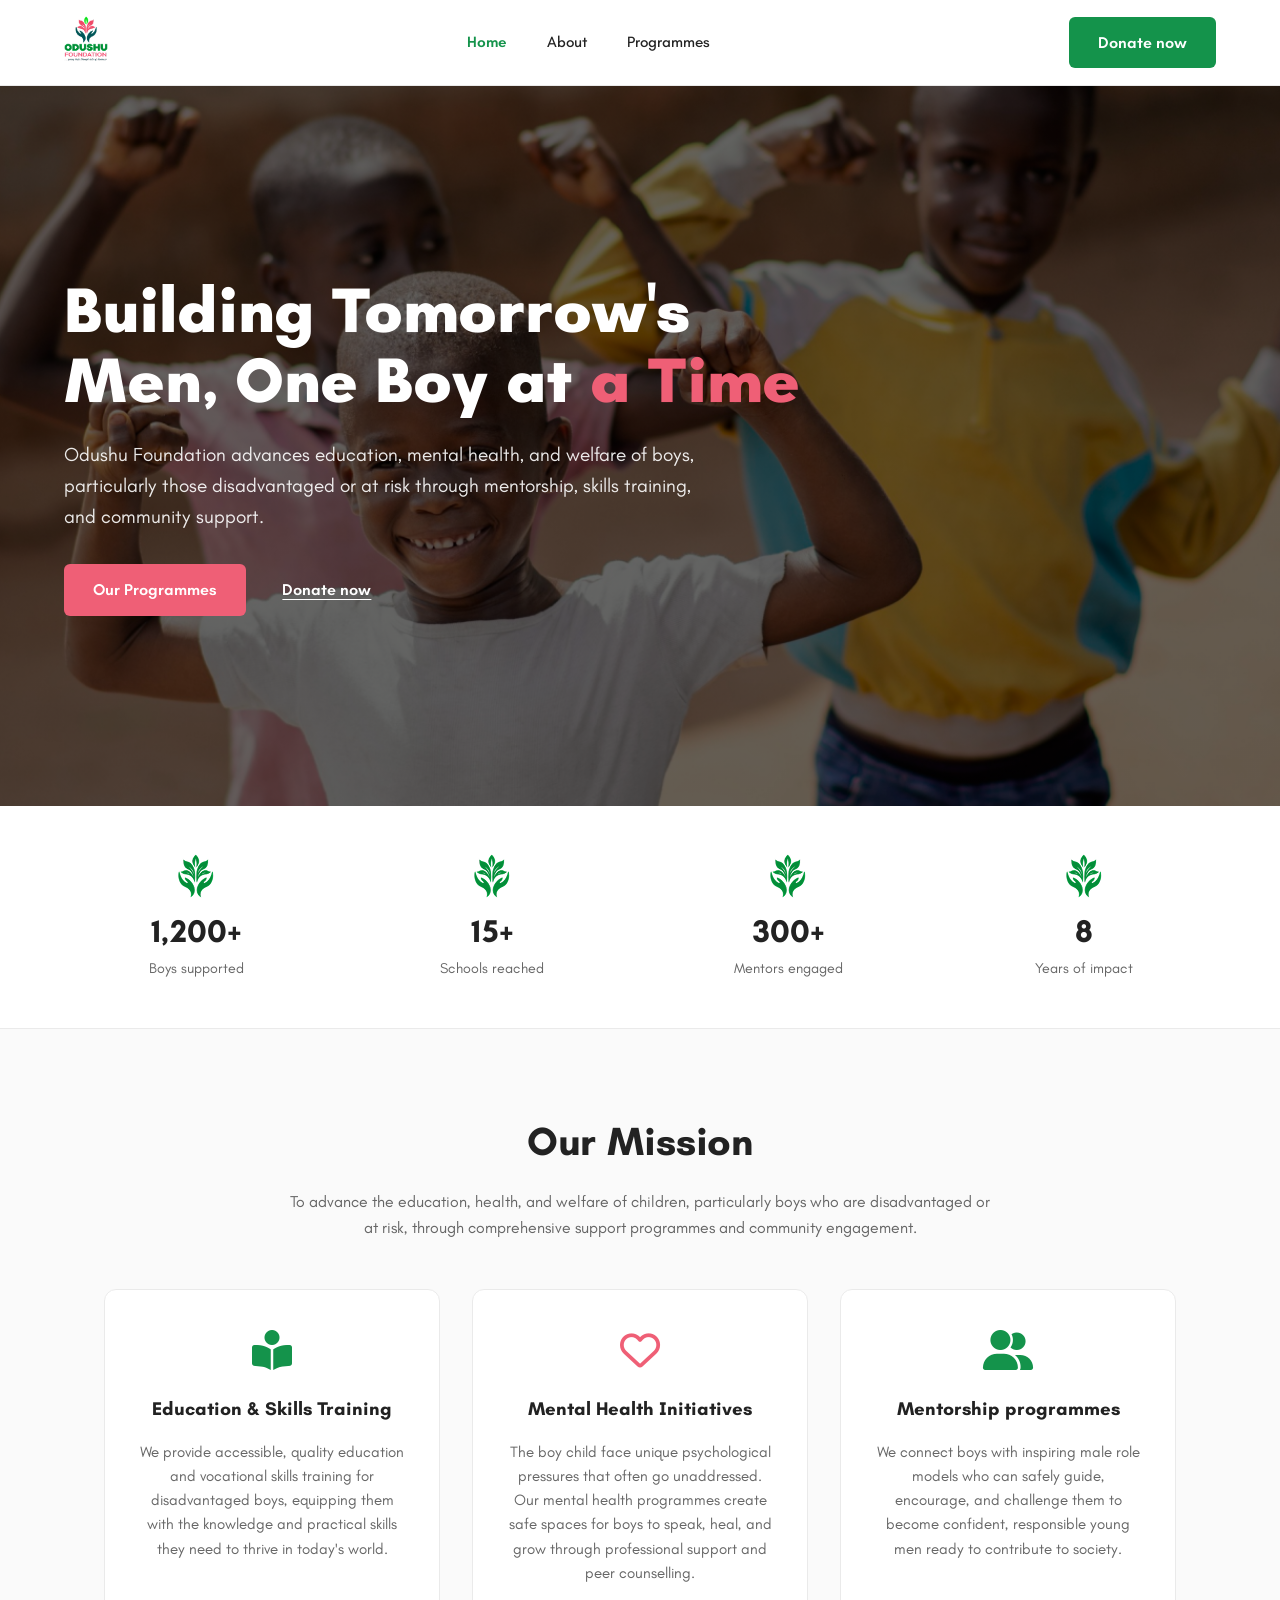
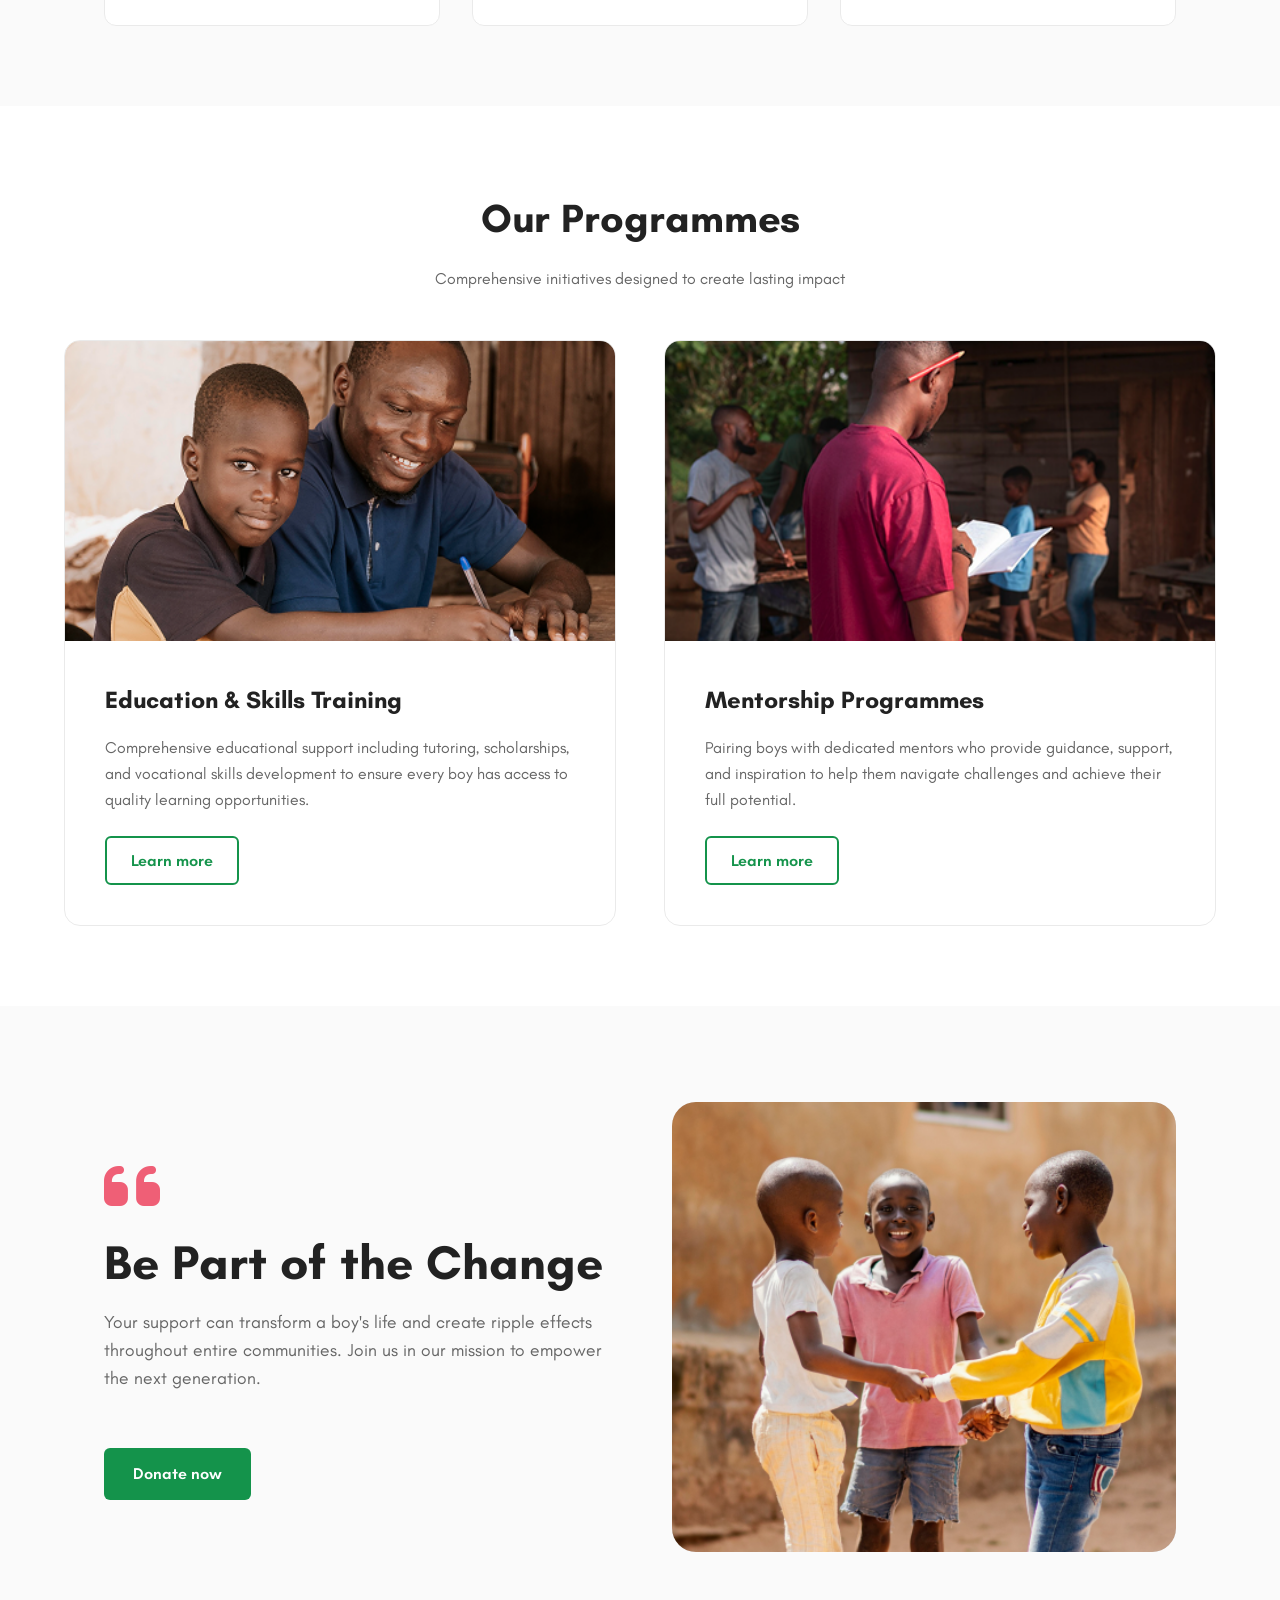
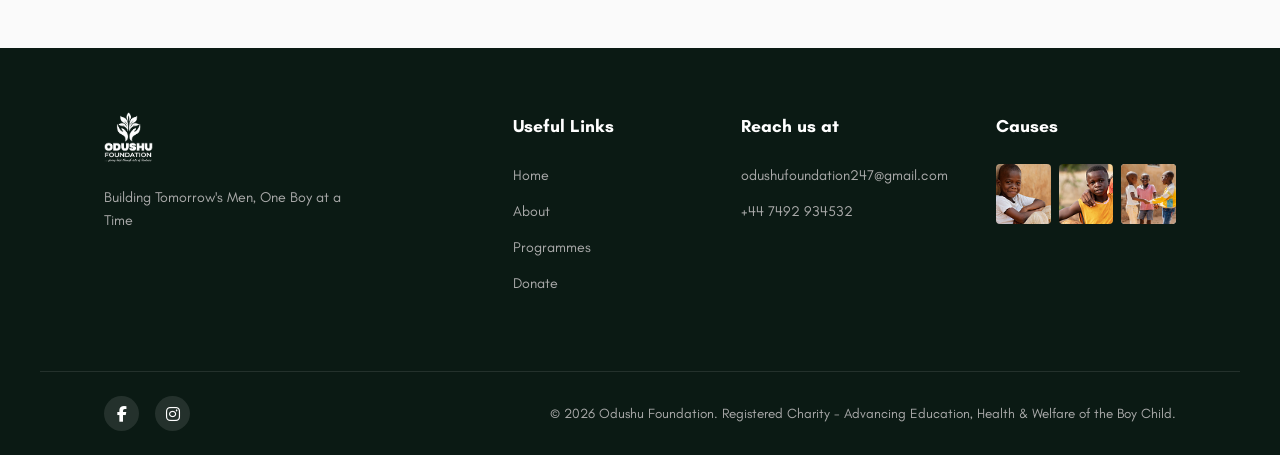
<file: index.html>
<!DOCTYPE html>
<html lang="en">
<head>
    <meta charset="UTF-8">
    <meta name="viewport" content="width=device-width, initial-scale=1.0">
    <title>Odushu Foundation | Home</title>
    <meta name="title" content="Odushu Foundation | Building Tomorrow's Men">
    <meta name="description" content="A registered charity advancing the education, mental health, and welfare of the boy child in Nigeria through mentorship, skills training, and community support.">
    <meta name="keywords" content="boy child charity, mentorship nigeria, child welfare, odushu foundation, boys mental health, education NGO">

    <meta property="og:type" content="website">
    <meta property="og:url" content="https://www.odushufoundation.org/"> 
    <meta property="og:title" content="Odushu Foundation | Building Tomorrow's Men">
    <meta property="og:description" content="A registered charity advancing the education, mental health, and welfare of the boy child in Nigeria.">
    <meta property="og:image" content="https://www.odushufoundation.org/og-image.jpeg"> 
    <meta property="twitter:card" content="summary_large_image">
    <meta property="twitter:url" content="https://www.odushufoundation.org/">
    <meta property="twitter:title" content="Odushu Foundation | Building Tomorrow's Men">
    <meta property="twitter:description" content="A registered charity advancing the education, mental health, and welfare of the boy child in Nigeria.">
    <meta property="twitter:image" content="https://www.odushufoundation.org/og-image.jpeg">
    
    <link rel="icon" type="image/jpeg" href="./Odushu logo 1.png">
    <link rel="shortcut icon" href="./Odushu logo 1.png" type="image/x-icon">
    <link rel="preconnect" href="https://fonts.googleapis.com">
    <link rel="preconnect" href="https://fonts.gstatic.com" crossorigin>
    <link href="https://fonts.googleapis.com/css2?family=Teachers:wght@400..800&display=swap" rel="stylesheet">
    
    <link rel="stylesheet" href="styles.css">
    
    <link rel="stylesheet" href="https://cdnjs.cloudflare.com/ajax/libs/font-awesome/6.4.0/css/all.min.css">
    
    <link href="https://unpkg.com/aos@2.3.1/dist/aos.css" rel="stylesheet">
</head>
<body>

    <header data-aos="fade-down" data-aos-duration="800">
        <div class="logo">
            <a href="/"><img src="./Odushu logo 1.png" alt="Odushu Foundation"></a>
        </div>
        <nav>
            <a href="/" class="active">Home</a>
            <a href="/about">About</a>
            <a href="/programmes">Programmes</a>
        </nav>
        <a href="#donate" class="btn-solid-green">Donate now</a>
        <div class="menu-toggle"><i class="fa-solid fa-bars"></i></div>
    </header>

    <section class="hero">
        <div class="hero-content" data-aos="fade-up" data-aos-duration="1000">
            <h1>Building Tomorrow's<br>Men, One Boy at <span class="text-pink">a Time</span></h1>
            <p>Odushu Foundation advances education, mental health, and welfare of boys, particularly those disadvantaged or at risk through mentorship, skills training, and community support.</p>
            <div class="hero-buttons">
                <a href="/programmes" class="btn-solid-pink">Our Programmes</a>
                <a href="#donate" class="btn-text-white">Donate now</a>
            </div>
        </div>
    </section>

    <section class="stats">
        <div class="stat-container">
            <div class="stat-item" data-aos="fade-up" data-aos-delay="100">
                <img src="./image 48.png" alt="">
                <h3>1,200+</h3>
                <p>Boys supported</p>
            </div>
            <div class="stat-item" data-aos="fade-up" data-aos-delay="200">
                <img src="./image 48.png" alt="">
                <h3>15+</h3>
                <p>Schools reached</p>
            </div>
            <div class="stat-item" data-aos="fade-up" data-aos-delay="300">
                <img src="./image 48.png" alt="">
                <h3>300+</h3>
                <p>Mentors engaged</p>
            </div>
            <div class="stat-item" data-aos="fade-up" data-aos-delay="400">
                <img src="./image 48.png" alt="">
                <h3>8</h3>
                <p>Years of impact</p>
            </div>
        </div>
    </section>

    <section class="mission">
        <div class="section-header" data-aos="fade-up">
            <h2>Our Mission</h2>
            <p>To advance the education, health, and welfare of children, particularly boys who are disadvantaged or at risk, through comprehensive support programmes and community engagement.</p>
        </div>
        
        <div class="mission-grid">
            <div class="mission-card" data-aos="fade-up" data-aos-delay="100">
                <i class="fa-solid fa-book-open-reader text-green icon-large"></i>
                <h3>Education & Skills Training</h3>
                <p>We provide accessible, quality education and vocational skills training for disadvantaged boys, equipping them with the knowledge and practical skills they need to thrive in today's world.</p>
            </div>
            <div class="mission-card" data-aos="fade-up" data-aos-delay="200">
                <i class="fa-regular fa-heart text-pink icon-large"></i>
                <h3>Mental Health Initiatives</h3>
                <p>The boy child face unique psychological pressures that often go unaddressed. Our mental health programmes create safe spaces for boys to speak, heal, and grow through professional support and peer counselling.</p>
            </div>
            <div class="mission-card" data-aos="fade-up" data-aos-delay="300">
                <i class="fa-solid fa-user-group text-green icon-large"></i>
                <h3>Mentorship programmes</h3>
                <p>We connect boys with inspiring male role models who can safely guide, encourage, and challenge them to become confident, responsible young men ready to contribute to society.</p>
            </div>
        </div>
    </section>

    <section class="programmes">
        <div class="section-header" data-aos="fade-up">
            <h2>Our Programmes</h2>
            <p>Comprehensive initiatives designed to create lasting impact</p>
        </div>

        <div class="programmes-grid">
            <div class="program-card" data-aos="fade-right">
                <div class="program-img img-placeholder">
                    <img src="./education.png" alt="">
                    </div>
                <div class="program-content">
                    <h3>Education & Skills Training</h3>
                    <p>Comprehensive educational support including tutoring, scholarships, and vocational skills development to ensure every boy has access to quality learning opportunities.</p>
                    <a href="/programmes" class="btn-outline-green">Learn more</a>
                </div>
            </div>

            <div class="program-card" data-aos="fade-left">
                <div class="program-img img-placeholder">
                    <img src="./mentorship.png" alt="">
                    </div>
                <div class="program-content">
                    <h3>Mentorship Programmes</h3>
                    <p>Pairing boys with dedicated mentors who provide guidance, support, and inspiration to help them navigate challenges and achieve their full potential.</p>
                    <a href="/programmes" class="btn-outline-green">Learn more</a>
                </div>
            </div>
        </div>
    </section>

    <section class="cta-section">
        <div class="cta-container">
            <div class="cta-content" data-aos="fade-right">
                <i class="fa-solid fa-quote-left quote-icon text-pink"></i>
                <h2>Be Part of the Change</h2>
                <p>Your support can transform a boy's life and create ripple effects throughout entire communities. Join us in our mission to empower the next generation.</p>
                <a href="#donate" class="btn-solid-green mt-2">Donate now</a>
            </div>
            <div class="cta-image" data-aos="fade-left">
                <div class="img-placeholder cta-img-box">
                    <img src="./change.png" alt="">
                    </div>
            </div>
        </div>
    </section>

    <footer>
        <div class="footer-top">
            <div class="footer-col brand-col">
                <img src="./Odushu logo 1.png" alt="Odushu Logo" class="footer-logo">
                <p>Building Tomorrow's Men, One Boy at a Time</p>
            </div>
            <div class="footer-col">
                <h4>Useful Links</h4>
                <a href="/">Home</a>
                <a href="/about">About</a>
                <a href="/programmes">Programmes</a>
                <a href="#donate">Donate</a>
            </div>
            <div class="footer-col">
                <h4>Reach us at</h4>
                <p>odushufoundation247@gmail.com</p>
                <p>+44 7492 934532</p>
            </div>
            <div class="footer-col">
                <h4>Causes</h4>
                <div class="causes-gallery">
                    <div class="gallery-img img-placeholder"><img src="./footer1.png" alt="Footer Image 1"></div>
                    <div class="gallery-img img-placeholder"><img src="./footer2.png" alt="Footer Image 2"></div>
                    <div class="gallery-img img-placeholder"><img src="./change.png" alt="Change Image"></div>
                </div>
            </div>
        </div>
        <div class="footer-bottom">
            <div class="socials">
                <a href="https://www.facebook.com/people/Odushu-Foundation/61550473620847/" target="_blank" rel="noopener noreferrer"><i class="fa-brands fa-facebook-f"></i></a>
                <a href="https://www.instagram.com/odushufoundation/" target="_blank" rel="noopener noreferrer"><i class="fa-brands fa-instagram"></i></a>
            </div>
            <div class="copyright">
                <p>&copy; <span id="current-year"></span> Odushu Foundation. Registered Charity - Advancing Education, Health & Welfare of the Boy Child.</p>
            </div>
        </div>
    </footer>

    <div class="modal-overlay" id="donateModal">
        <div class="modal-content" data-aos="zoom-in" data-aos-duration="300">
            <button class="close-modal" aria-label="Close modal">
                <i class="fa-solid fa-xmark"></i>
            </button>

            <div class="modal-header">
                <h2>Donate</h2>
                <p>Your generosity makes a real difference. You can donate using our UK or Nigeria bank accounts, or choose a fast and secure option via Paystack. Every contribution helps us move closer to our goal.</p>
            </div>

            <div class="bank-transfer-section">
                <h3>Bank Transfer</h3>

                <div class="account-block">
                    <label>UK account number</label>
                    <div class="copy-input-group">
                        <input type="text" value="102345654323" id="uk-account" readonly>
                        <button class="copy-btn" data-target="uk-account" aria-label="Copy UK Account">
                            <i class="fa-regular fa-copy"></i>
                        </button>
                    </div>
                    <span class="bank-details">Odushu Foundation UK - Chase Bank</span>
                </div>

                <div class="account-block">
                    <label>Nigeria account number</label>
                    <div class="copy-input-group">
                        <input type="text" value="3004635578" id="ng-account" readonly>
                        <button class="copy-btn" data-target="ng-account" aria-label="Copy Nigeria Account">
                            <i class="fa-regular fa-copy"></i>
                        </button>
                    </div>
                    <span class="bank-details">Odushu Foundation NG - Guaranty Trust Bank (GTB)</span>
                </div>
            </div>

            <div class="modal-divider">
                <span>OR</span>
            </div>

            <div class="modal-actions">
                <button class="btn-solid-green full-width">Pay with Paystack</button>
                <button class="cancel-modal">Cancel</button>
            </div>
        </div>
    </div>

    <script src="https://unpkg.com/aos@2.3.1/dist/aos.js"></script>
    <script>
        AOS.init({
            once: true, // whether animation should happen only once - while scrolling down
            offset: 100 // offset (in px) from the original trigger point
        });
        
        // Mobile menu toggle logic
        document.querySelector('.menu-toggle').addEventListener('click', () => {
            document.querySelector('nav').classList.toggle('active');
        });

        // --- Modal Logic ---
        const modal = document.getElementById('donateModal');
        const closeBtns = document.querySelectorAll('.close-modal, .cancel-modal');

        // Find all buttons that link to #donate
        const donateTriggers = document.querySelectorAll('a[href="#donate"]');

        // Open modal
        donateTriggers.forEach(trigger => {
            trigger.addEventListener('click', (e) => {
                e.preventDefault(); // Prevent page jump
                modal.classList.add('open');
            });
        });

        // Close modal functions
        const closeModal = () => modal.classList.remove('open');

        closeBtns.forEach(btn => btn.addEventListener('click', closeModal));

        // Close on backdrop click
        modal.addEventListener('click', (e) => {
            if (e.target === modal) {
                closeModal();
            }
        });

        // --- Copy to Clipboard Logic ---
        const copyBtns = document.querySelectorAll('.copy-btn');

        copyBtns.forEach(btn => {
            btn.addEventListener('click', () => {
                const targetId = btn.getAttribute('data-target');
                const input = document.getElementById(targetId);
                
                // Select and copy text
                input.select();
                input.setSelectionRange(0, 99999); // For mobile devices
                navigator.clipboard.writeText(input.value);

                // Optional: Visual feedback (change icon temporarily)
                const icon = btn.querySelector('i');
                icon.classList.remove('fa-copy', 'fa-regular');
                icon.classList.add('fa-check', 'fa-solid', 'text-green');
                
                setTimeout(() => {
                    icon.classList.remove('fa-check', 'fa-solid', 'text-green');
                    icon.classList.add('fa-copy', 'fa-regular');
                }, 2000);
            });
        });
        document.getElementById('current-year').textContent = new Date().getFullYear();
    </script>
</body>
</html>
</file>
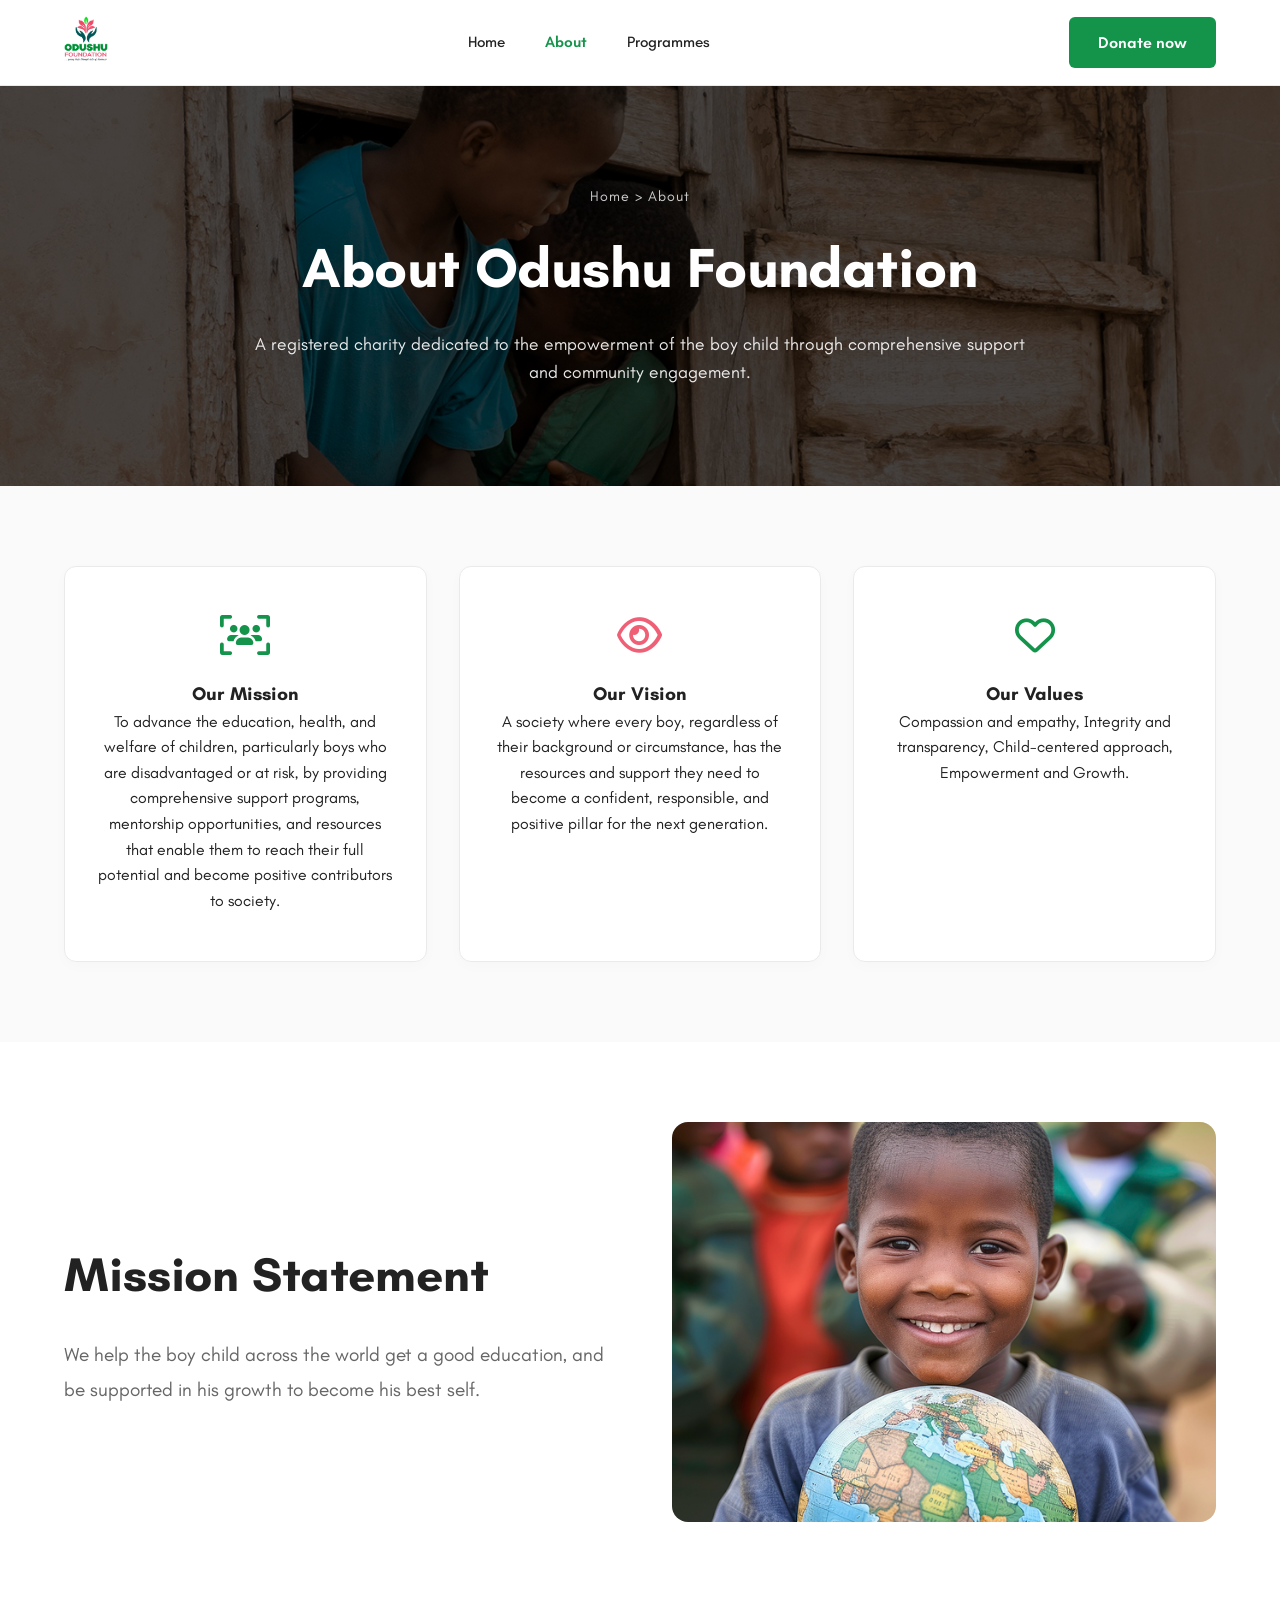
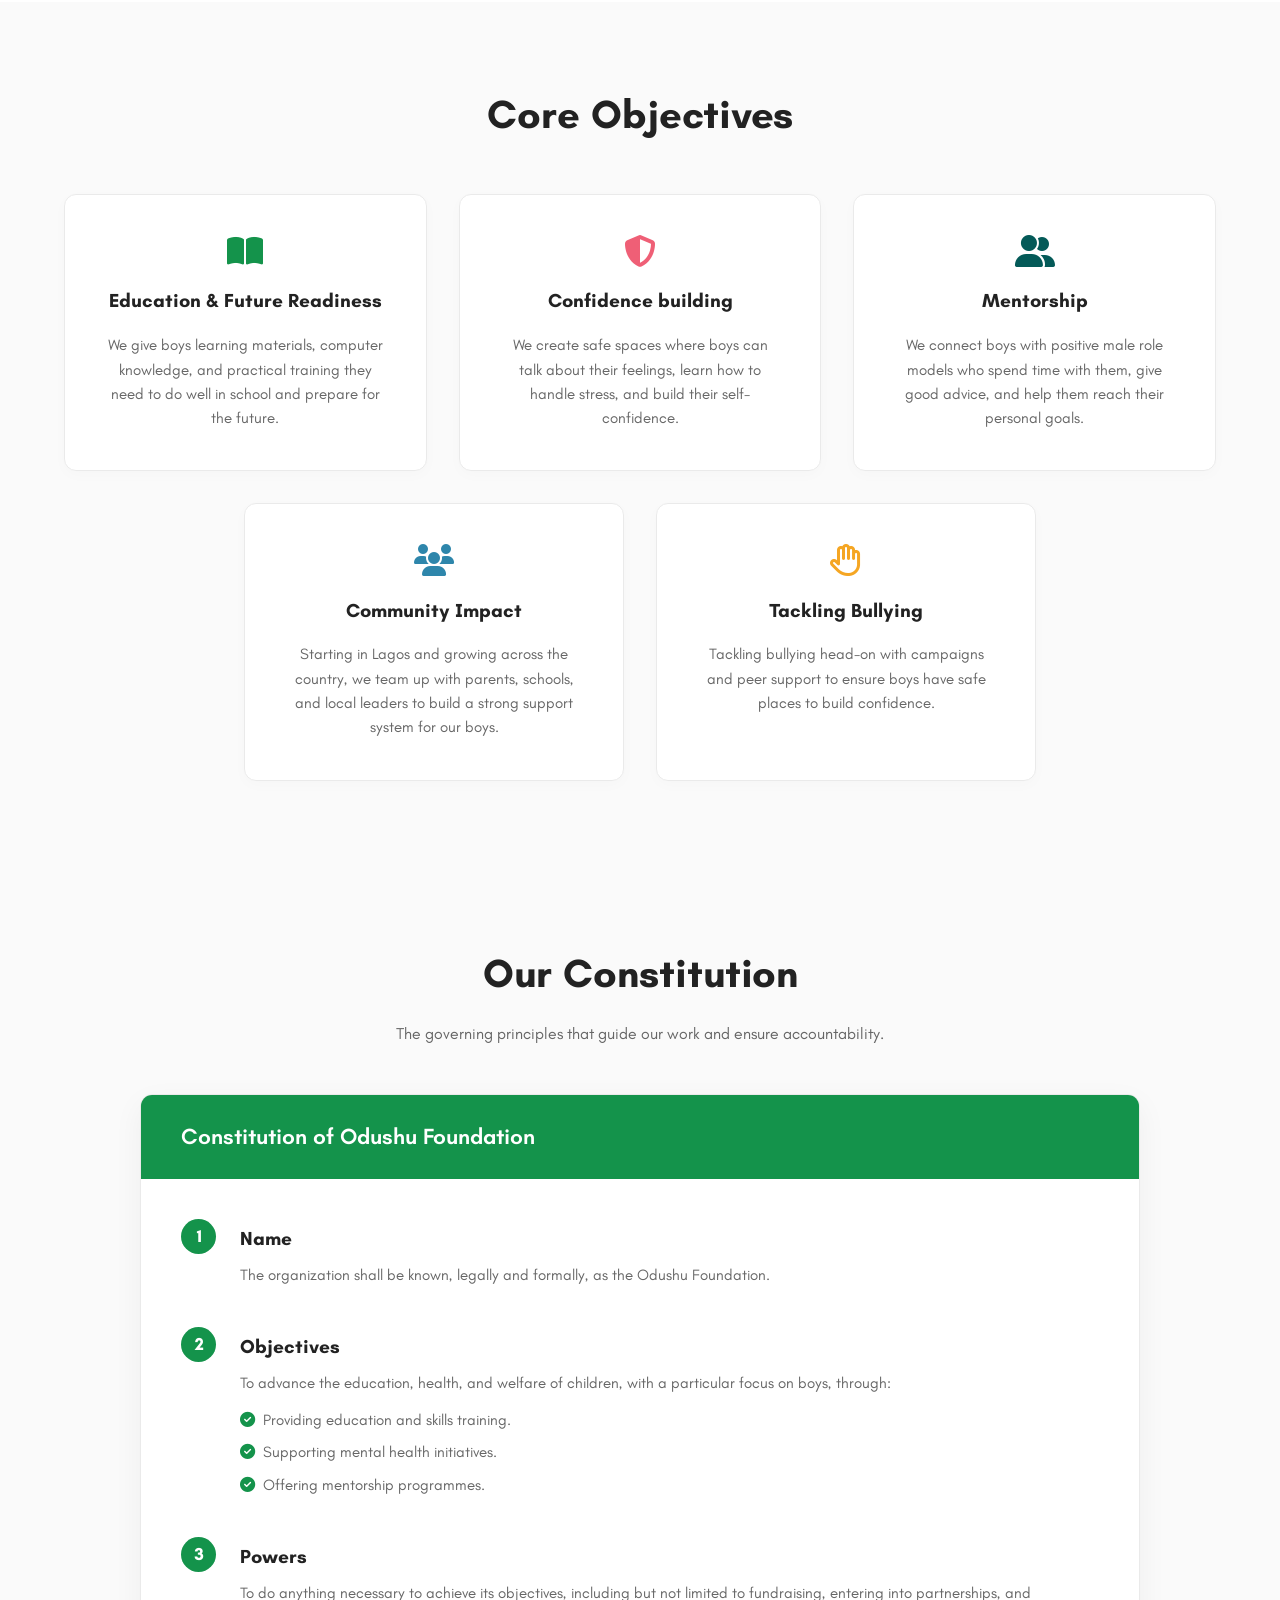
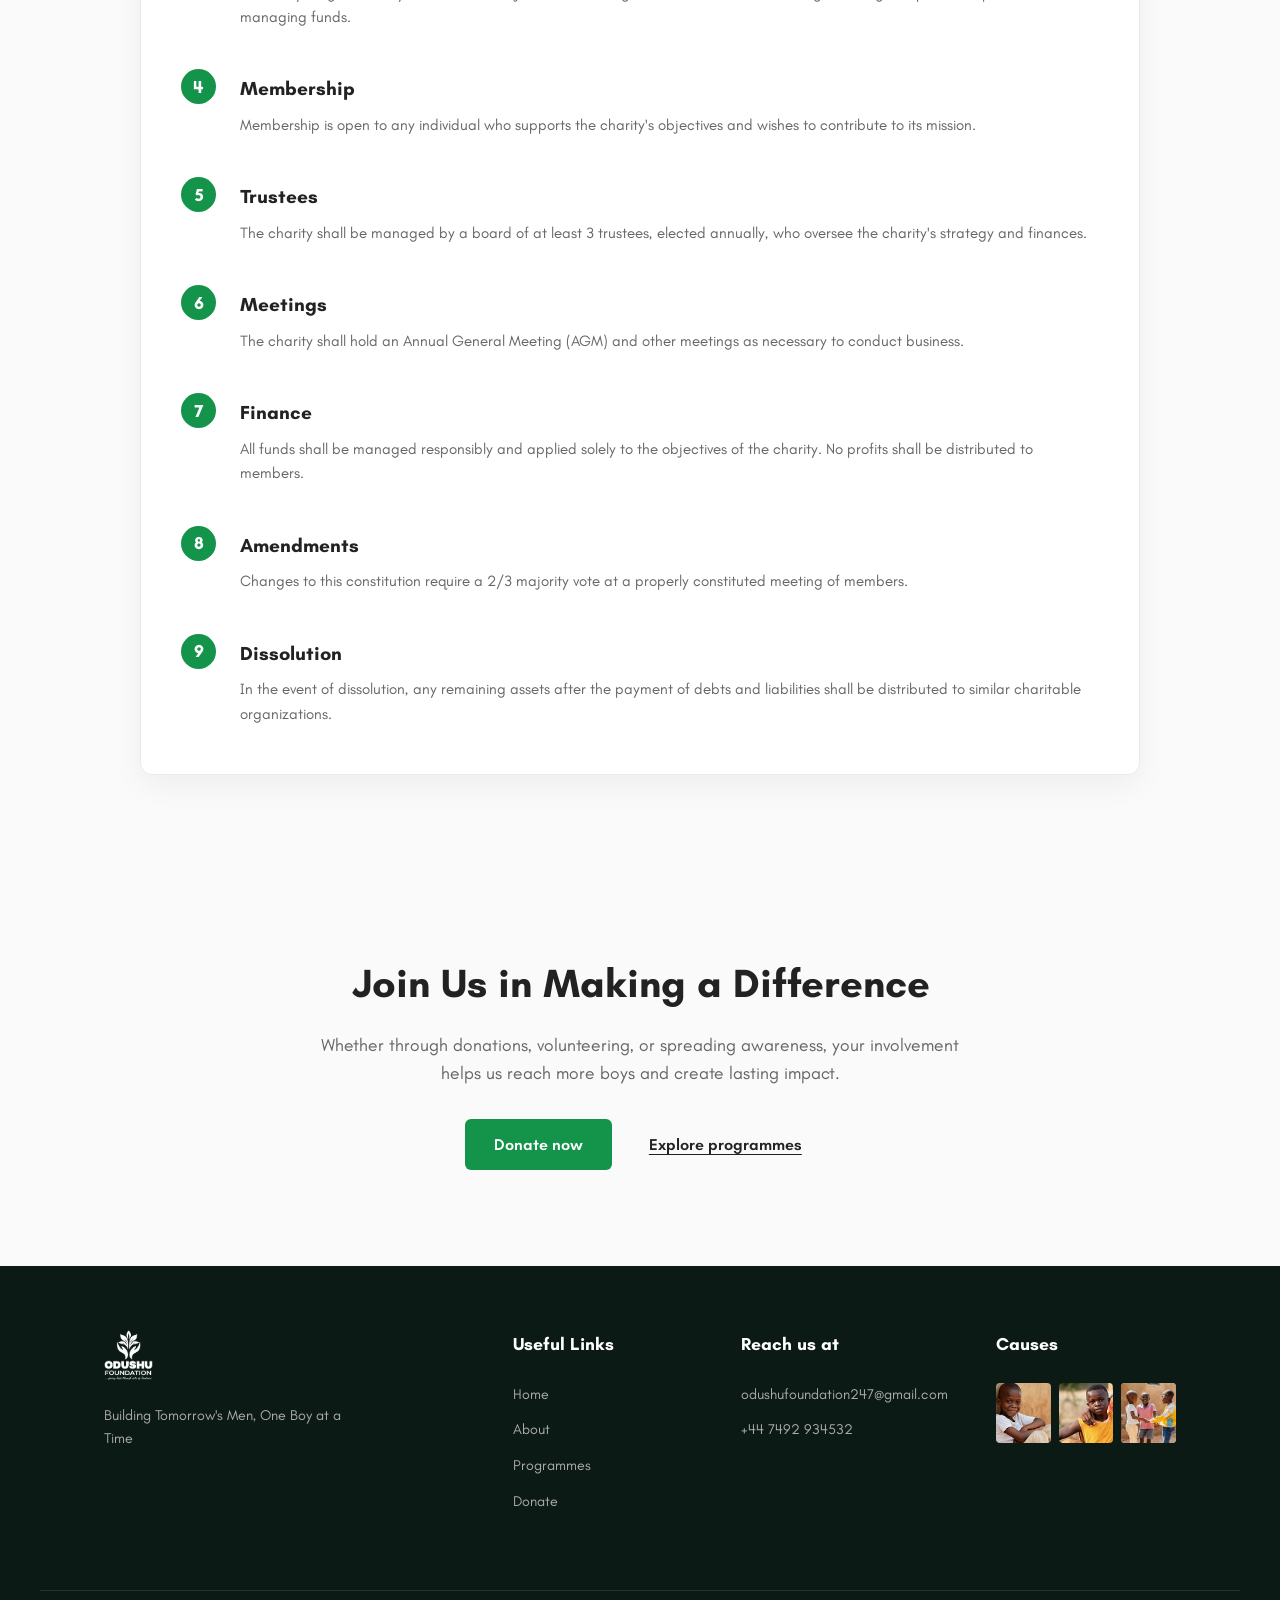
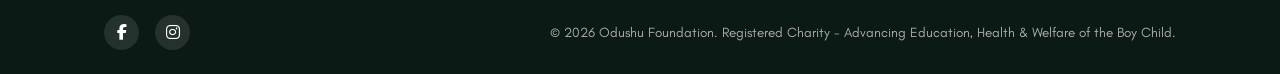
<file: about.html>
<!DOCTYPE html>
<html lang="en">
<head>
    <meta charset="UTF-8">
    <meta name="viewport" content="width=device-width, initial-scale=1.0">
    <title>About Us | Odushu Foundation</title>
    <meta name="title" content="About Us | Odushu Foundation">
    <meta name="description" content="Learn about the mission, vision, and core values driving the Odushu Foundation's work to empower the boy child.">    
    <meta property="og:image" content="https://www.odushufoundation.org/og-image.jpeg"> 
    <link rel="shortcut icon" href="./Odushu logo 1.png" type="image/x-icon">
    <link rel="preconnect" href="https://fonts.googleapis.com">
    <link rel="preconnect" href="https://fonts.gstatic.com" crossorigin>
    <link href="https://fonts.googleapis.com/css2?family=Teachers:wght@400..800&display=swap" rel="stylesheet">
    
    <link rel="stylesheet" href="styles.css">
    <link rel="stylesheet" href="https://cdnjs.cloudflare.com/ajax/libs/font-awesome/6.4.0/css/all.min.css">
    <link href="https://unpkg.com/aos@2.3.1/dist/aos.css" rel="stylesheet">
</head>
<body>

    <header data-aos="fade-down" data-aos-duration="800">
        <div class="logo">
            <a href="/"><img src="./Odushu logo 1.png" alt="Odushu Foundation"></a>
        </div>
        <nav>
            <a href="/">Home</a>
            <a href="/about" class="active">About</a>
            <a href="/programmes">Programmes</a>
        </nav>
        <a href="#donate" class="btn-solid-green">Donate now</a>
        <div class="menu-toggle"><i class="fa-solid fa-bars"></i></div>
    </header>

    <section class="page-hero">
        <div class="page-hero-content" data-aos="fade-up" data-aos-duration="1000">
            <div class="breadcrumb">Home > About</div>
            <h1>About Odushu Foundation</h1>
            <p>A registered charity dedicated to the empowerment of the boy child through comprehensive support and community engagement.</p>
        </div>
    </section>

    <section class="core-pillars">
        <div class="pillars-grid">
            <div class="pillar-card" data-aos="fade-up" data-aos-delay="100">
                <i class="fa-solid fa-users-viewfinder text-green icon-large"></i>
                <h3>Our Mission</h3>
                <p>To advance the education, health, and welfare of children, particularly boys who are disadvantaged or at risk, by providing comprehensive support programs, mentorship opportunities, and resources that enable them to reach their full potential and become positive contributors to society.</p>
            </div>
            <div class="pillar-card" data-aos="fade-up" data-aos-delay="200">
                <i class="fa-regular fa-eye text-pink icon-large"></i>
                <h3>Our Vision</h3>
                <p>A society where every boy, regardless of their background or circumstance, has the resources and support they need to become a confident, responsible, and positive pillar for the next generation.</p>
            </div>
            <div class="pillar-card" data-aos="fade-up" data-aos-delay="300">
                <i class="fa-regular fa-heart text-green icon-large"></i>
                <h3>Our Values</h3>
                <p>Compassion and empathy, Integrity and transparency, Child-centered approach, Empowerment and Growth.</p>
            </div>
        </div>
    </section>

    <section class="mission-statement">
        <div class="mission-container">
            <div class="mission-text" data-aos="fade-right">
                <h2>Mission Statement</h2>
                <p>We help the boy child across the world get a good education, and be supported in his growth to become his best self.</p>
            </div>
            <div class="mission-img" data-aos="fade-left">
                <div class="img-placeholder">
                    <img src="./odushu-mission.png" alt="">
                    </div>
            </div>
        </div>
    </section>

    <section class="core-objectives">
        <div class="section-header" data-aos="fade-up">
            <h2>Core Objectives</h2>
        </div>
        
        <div class="objectives-flex">
            <div class="objective-card" data-aos="fade-up" data-aos-delay="100">
                <i class="fa-solid fa-book-open text-green icon-med"></i>
                <h4>Education & Future Readiness</h4>
                <p>We give boys learning materials, computer knowledge, and practical training they need to do well in school and prepare for the future.</p>
            </div>
            
            <div class="objective-card" data-aos="fade-up" data-aos-delay="200">
                <i class="fa-solid fa-shield-halved text-pink icon-med"></i>
                <h4>Confidence building</h4>
                <p>We create safe spaces where boys can talk about their feelings, learn how to handle stress, and build their self-confidence.</p>
            </div>
            
            <div class="objective-card" data-aos="fade-up" data-aos-delay="300">
                <i class="fa-solid fa-user-group text-dark-green icon-med"></i>
                <h4>Mentorship</h4>
                <p>We connect boys with positive male role models who spend time with them, give good advice, and help them reach their personal goals.</p>
            </div>
            
            <div class="objective-card" data-aos="fade-up" data-aos-delay="400">
                <i class="fa-solid fa-users text-blue icon-med"></i>
                <h4>Community Impact</h4>
                <p>Starting in Lagos and growing across the country, we team up with parents, schools, and local leaders to build a strong support system for our boys.</p>
            </div>
            
            <div class="objective-card" data-aos="fade-up" data-aos-delay="500">
                <i class="fa-regular fa-hand text-yellow icon-med"></i>
                <h4>Tackling Bullying</h4>
                <p>Tackling bullying head-on with campaigns and peer support to ensure boys have safe places to build confidence.</p>
            </div>
        </div>
    </section>

    <section class="constitution-section">
        <div class="section-header" data-aos="fade-up">
            <h2>Our Constitution</h2>
            <p>The governing principles that guide our work and ensure accountability.</p>
        </div>

        <div class="constitution-box" data-aos="fade-up">
            <div class="const-header">
                <h3>Constitution of Odushu Foundation</h3>
            </div>
            <div class="const-body">
                
                <div class="const-item" data-aos="fade-left" data-aos-delay="100">
                    <div class="const-number">1</div>
                    <div class="const-text">
                        <h4>Name</h4>
                        <p>The organization shall be known, legally and formally, as the Odushu Foundation.</p>
                    </div>
                </div>

                <div class="const-item" data-aos="fade-left" data-aos-delay="200">
                    <div class="const-number">2</div>
                    <div class="const-text">
                        <h4>Objectives</h4>
                        <p>To advance the education, health, and welfare of children, with a particular focus on boys, through:</p>
                        <ul class="const-list">
                            <li><i class="fa-solid fa-circle-check"></i> Providing education and skills training.</li>
                            <li><i class="fa-solid fa-circle-check"></i> Supporting mental health initiatives.</li>
                            <li><i class="fa-solid fa-circle-check"></i> Offering mentorship programmes.</li>
                        </ul>
                    </div>
                </div>

                <div class="const-item" data-aos="fade-left" data-aos-delay="300">
                    <div class="const-number">3</div>
                    <div class="const-text">
                        <h4>Powers</h4>
                        <p>To do anything necessary to achieve its objectives, including but not limited to fundraising, entering into partnerships, and managing funds.</p>
                    </div>
                </div>

                <div class="const-item" data-aos="fade-left" data-aos-delay="400">
                    <div class="const-number">4</div>
                    <div class="const-text">
                        <h4>Membership</h4>
                        <p>Membership is open to any individual who supports the charity's objectives and wishes to contribute to its mission.</p>
                    </div>
                </div>

                <div class="const-item" data-aos="fade-left" data-aos-delay="500">
                    <div class="const-number">5</div>
                    <div class="const-text">
                        <h4>Trustees</h4>
                        <p>The charity shall be managed by a board of at least 3 trustees, elected annually, who oversee the charity's strategy and finances.</p>
                    </div>
                </div>

                <div class="const-item" data-aos="fade-left" data-aos-delay="600">
                    <div class="const-number">6</div>
                    <div class="const-text">
                        <h4>Meetings</h4>
                        <p>The charity shall hold an Annual General Meeting (AGM) and other meetings as necessary to conduct business.</p>
                    </div>
                </div>

                <div class="const-item" data-aos="fade-left" data-aos-delay="700">
                    <div class="const-number">7</div>
                    <div class="const-text">
                        <h4>Finance</h4>
                        <p>All funds shall be managed responsibly and applied solely to the objectives of the charity. No profits shall be distributed to members.</p>
                    </div>
                </div>

                <div class="const-item" data-aos="fade-left" data-aos-delay="800">
                    <div class="const-number">8</div>
                    <div class="const-text">
                        <h4>Amendments</h4>
                        <p>Changes to this constitution require a 2/3 majority vote at a properly constituted meeting of members.</p>
                    </div>
                </div>

                <div class="const-item" data-aos="fade-left" data-aos-delay="900">
                    <div class="const-number">9</div>
                    <div class="const-text">
                        <h4>Dissolution</h4>
                        <p>In the event of dissolution, any remaining assets after the payment of debts and liabilities shall be distributed to similar charitable organizations.</p>
                    </div>
                </div>

            </div>
        </div>
    </section>

    <section class="bottom-cta text-center" data-aos="fade-up">
        <h2>Join Us in Making a Difference</h2>
        <p>Whether through donations, volunteering, or spreading awareness, your involvement helps us reach more boys and create lasting impact.</p>
        <div class="cta-actions">
            <a href="#donate" class="btn-solid-green">Donate now</a>
            <a href="/programmes" class="btn-text-dark">Explore programmes</a>
        </div>
    </section>

    <footer>
        <div class="footer-top">
            <div class="footer-col brand-col">
                <img src="./Odushu logo 1.png" alt="Odushu Logo" class="footer-logo">
                <p>Building Tomorrow's Men, One Boy at a Time</p>
            </div>
            <div class="footer-col">
                <h4>Useful Links</h4>
                <a href="/">Home</a>
                <a href="/about">About</a>
                <a href="/programmes">Programmes</a>
                <a href="#donate">Donate</a>
            </div>
            <div class="footer-col">
                <h4>Reach us at</h4>
                <p>odushufoundation247@gmail.com</p>
                <p>+44 7492 934532</p>
            </div>
            <div class="footer-col">
                <h4>Causes</h4>
                <div class="causes-gallery">
                    <div class="gallery-img img-placeholder"><img src="./footer1.png" alt="Footer Image 1"></div>
                    <div class="gallery-img img-placeholder"><img src="./footer2.png" alt="Footer Image 2"></div>
                    <div class="gallery-img img-placeholder"><img src="./change.png" alt="Change Image"></div>
                </div>
            </div>
        </div>
        <div class="footer-bottom">
            <div class="socials">
                <a href="https://www.facebook.com/people/Odushu-Foundation/61550473620847/" target="_blank" rel="noopener noreferrer"><i class="fa-brands fa-facebook-f"></i></a>
                <a href="https://www.instagram.com/odushufoundation/" target="_blank" rel="noopener noreferrer"><i class="fa-brands fa-instagram"></i></a>
            </div>
            <div class="copyright">
                <p>&copy; <span id="current-year"></span> Odushu Foundation. Registered Charity - Advancing Education, Health & Welfare of the Boy Child.</p>
            </div>
        </div>
    </footer>

    <div class="modal-overlay" id="donateModal">
        <div class="modal-content" data-aos="zoom-in" data-aos-duration="300">
            <button class="close-modal" aria-label="Close modal">
                <i class="fa-solid fa-xmark"></i>
            </button>

            <div class="modal-header">
                <h2>Donate</h2>
                <p>Your generosity makes a real difference. You can donate using our UK or Nigeria bank accounts, or choose a fast and secure option via Paystack. Every contribution helps us move closer to our goal.</p>
            </div>

            <div class="bank-transfer-section">
                <h3>Bank Transfer</h3>

                <div class="account-block">
                    <label>UK account number</label>
                    <div class="copy-input-group">
                        <input type="text" value="102345654323" id="uk-account" readonly>
                        <button class="copy-btn" data-target="uk-account" aria-label="Copy UK Account">
                            <i class="fa-regular fa-copy"></i>
                        </button>
                    </div>
                    <span class="bank-details">Odushu Foundation UK - Chase Bank</span>
                </div>

                <div class="account-block">
                    <label>Nigeria account number</label>
                    <div class="copy-input-group">
                        <input type="text" value="3004635578" id="ng-account" readonly>
                        <button class="copy-btn" data-target="ng-account" aria-label="Copy Nigeria Account">
                            <i class="fa-regular fa-copy"></i>
                        </button>
                    </div>
                    <span class="bank-details">Odushu Foundation NG - Guaranty Trust Bank (GTB)</span>
                </div>
            </div>

            <div class="modal-divider">
                <span>OR</span>
            </div>

            <div class="modal-actions">
                <button class="btn-solid-green full-width">Pay with Paystack</button>
                <button class="cancel-modal">Cancel</button>
            </div>
        </div>
    </div>

    <script src="https://unpkg.com/aos@2.3.1/dist/aos.js"></script>
    <script>
        AOS.init({ once: true, offset: 100 });
        document.querySelector('.menu-toggle').addEventListener('click', () => {
            document.querySelector('nav').classList.toggle('active');
        });

        
        // --- Modal Logic ---
        const modal = document.getElementById('donateModal');
        const closeBtns = document.querySelectorAll('.close-modal, .cancel-modal');

        // Find all buttons that link to #donate
        const donateTriggers = document.querySelectorAll('a[href="#donate"]');

        // Open modal
        donateTriggers.forEach(trigger => {
            trigger.addEventListener('click', (e) => {
                e.preventDefault(); // Prevent page jump
                modal.classList.add('open');
            });
        });

        // Close modal functions
        const closeModal = () => modal.classList.remove('open');

        closeBtns.forEach(btn => btn.addEventListener('click', closeModal));

        // Close on backdrop click
        modal.addEventListener('click', (e) => {
            if (e.target === modal) {
                closeModal();
            }
        });

        // --- Copy to Clipboard Logic ---
        const copyBtns = document.querySelectorAll('.copy-btn');

        copyBtns.forEach(btn => {
            btn.addEventListener('click', () => {
                const targetId = btn.getAttribute('data-target');
                const input = document.getElementById(targetId);
                
                // Select and copy text
                input.select();
                input.setSelectionRange(0, 99999); // For mobile devices
                navigator.clipboard.writeText(input.value);

                // Optional: Visual feedback (change icon temporarily)
                const icon = btn.querySelector('i');
                icon.classList.remove('fa-copy', 'fa-regular');
                icon.classList.add('fa-check', 'fa-solid', 'text-green');
                
                setTimeout(() => {
                    icon.classList.remove('fa-check', 'fa-solid', 'text-green');
                    icon.classList.add('fa-copy', 'fa-regular');
                }, 2000);
            });
        });
        document.getElementById('current-year').textContent = new Date().getFullYear();
    </script>
</body>
</html>
</file>
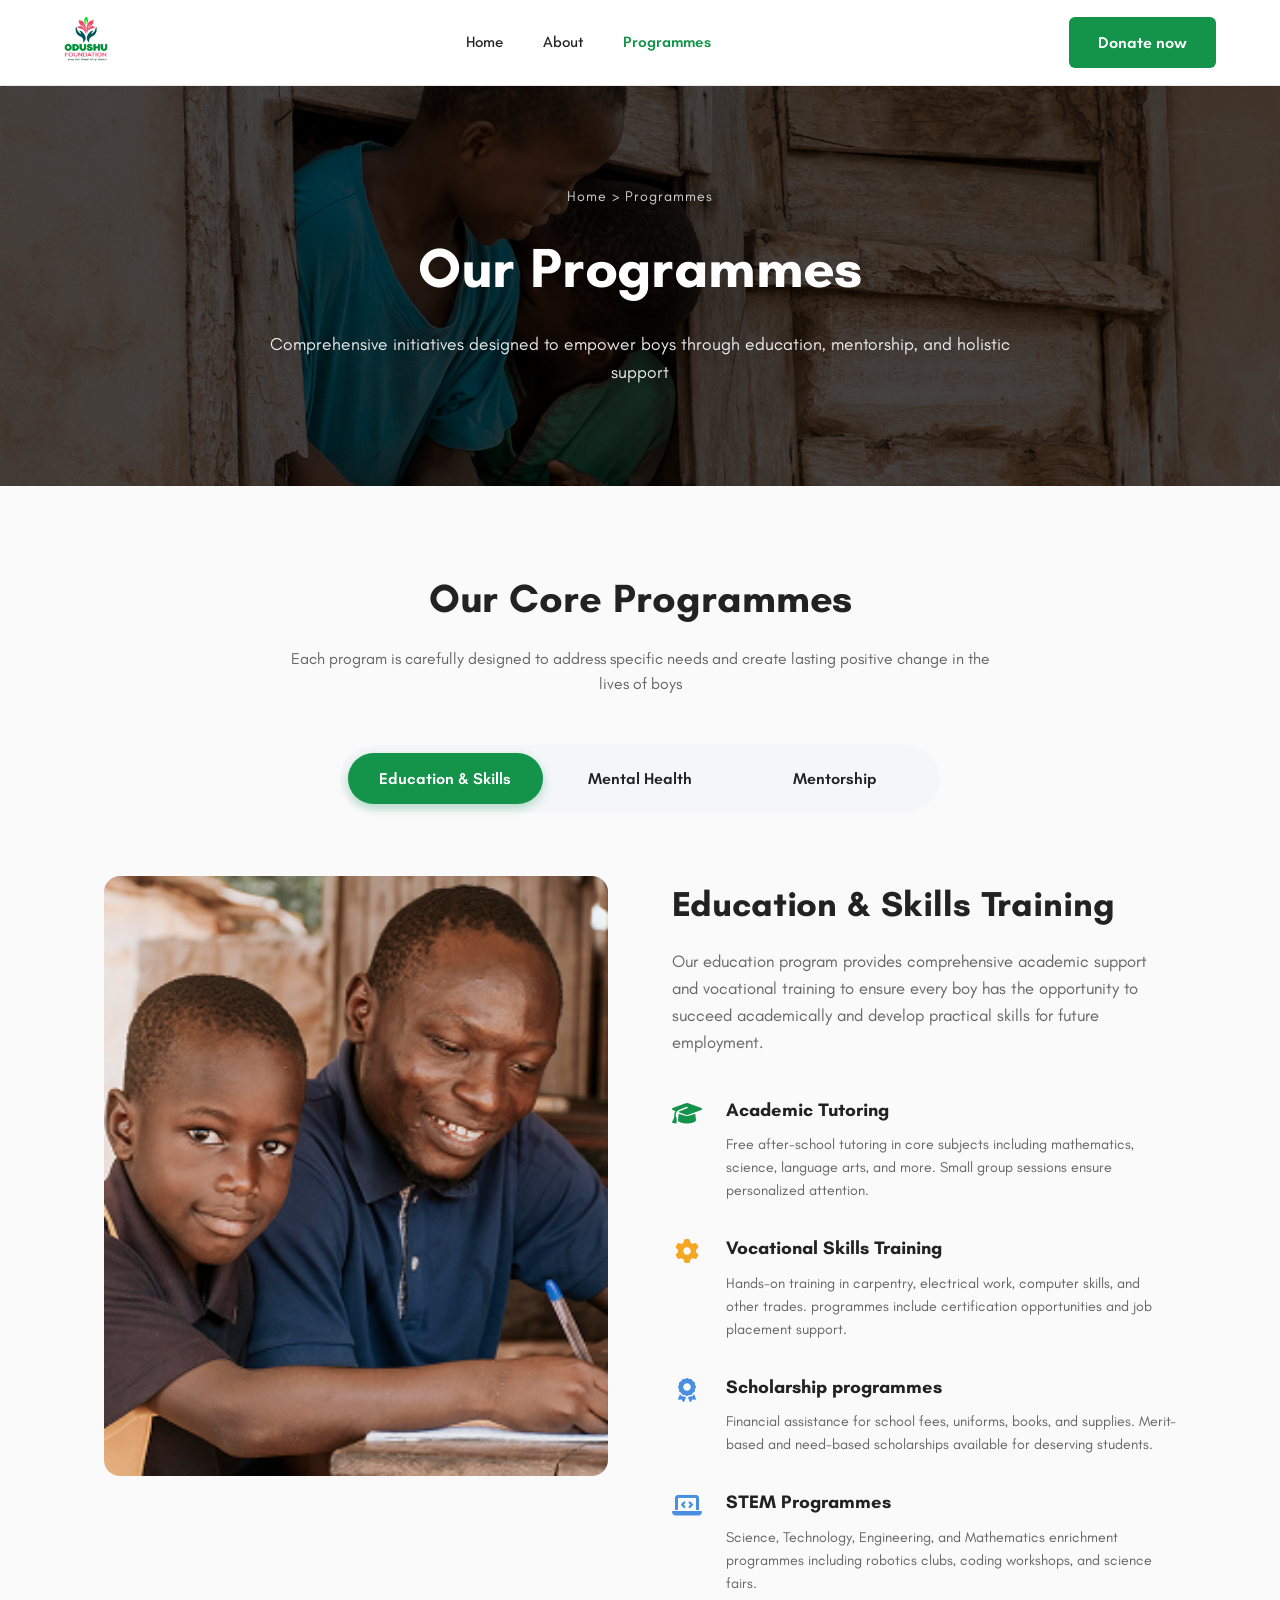
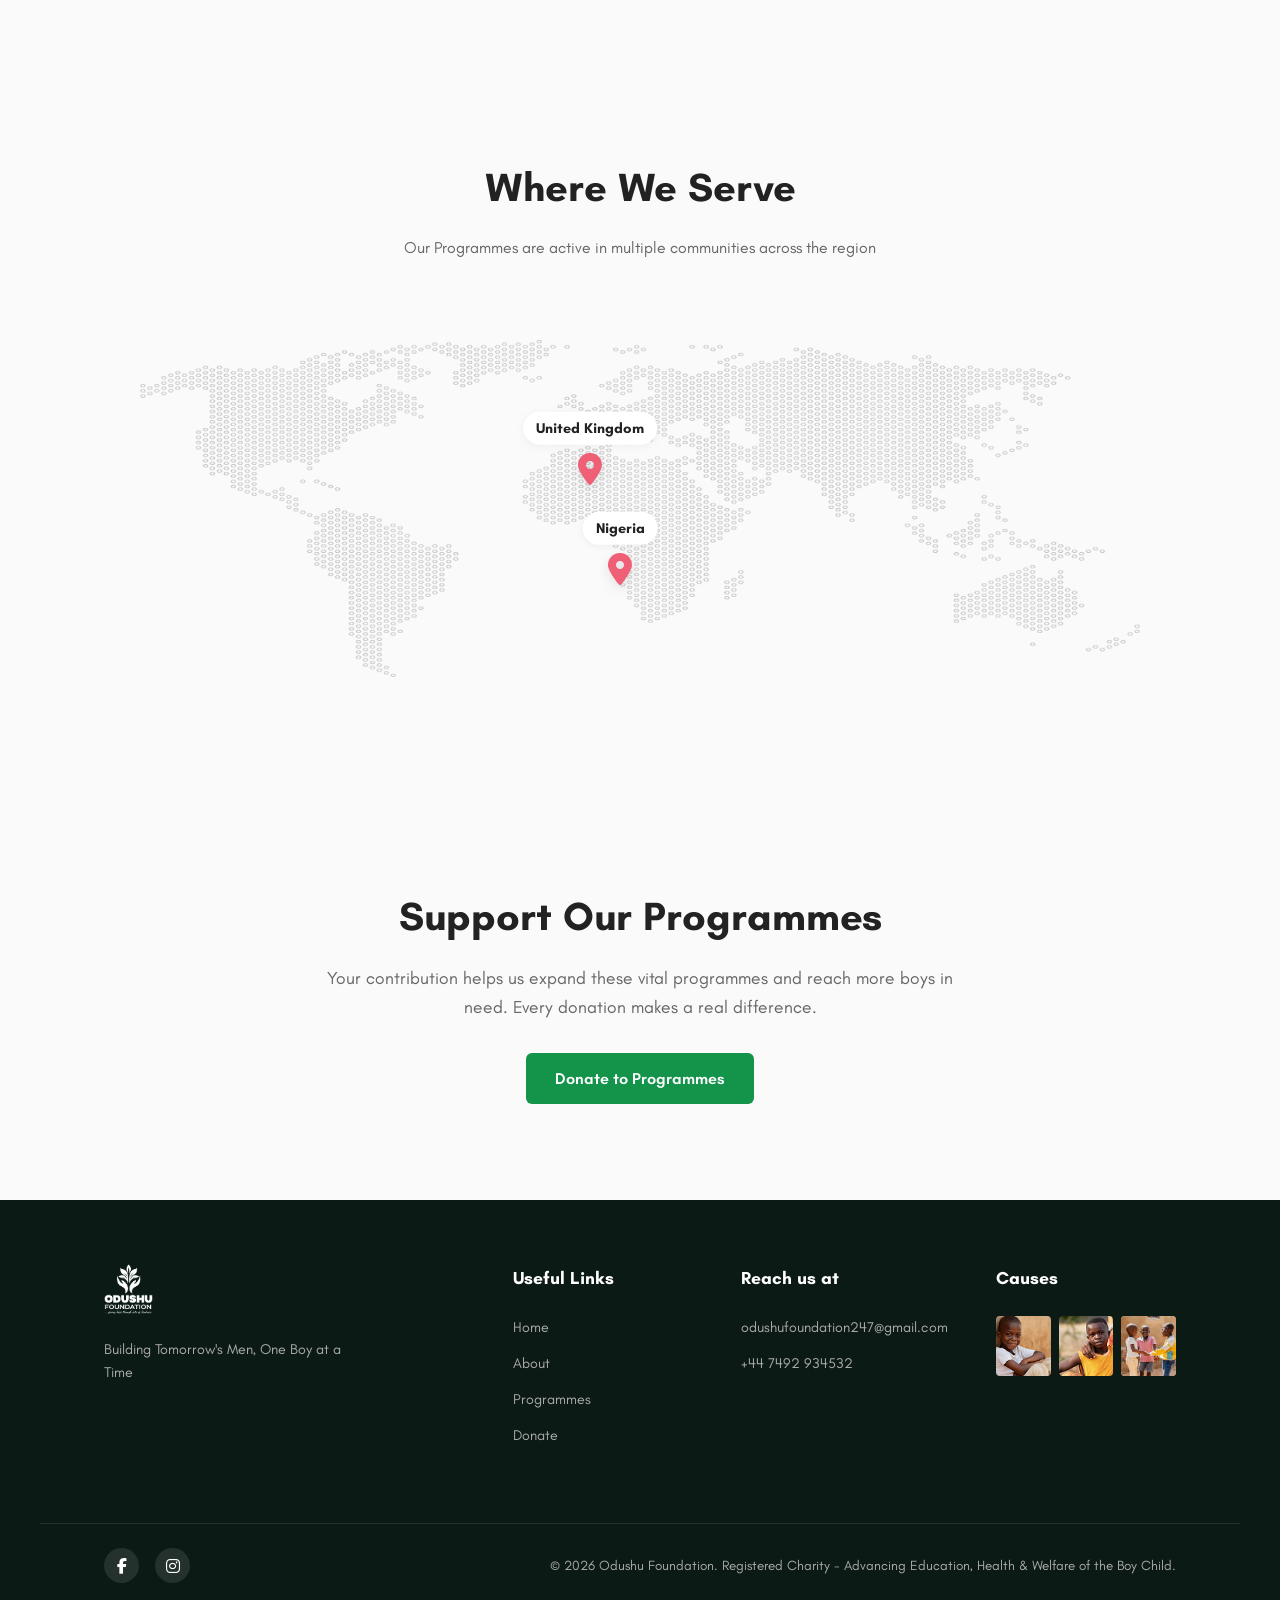
<file: programmes.html>
<!DOCTYPE html>
<html lang="en">
<head>
    <meta charset="UTF-8">
    <meta name="viewport" content="width=device-width, initial-scale=1.0">
    <title>Our Programmes | Odushu Foundation</title>
    <meta name="title" content="Our Programmes | Odushu Foundation">
    <meta name="description" content="Explore our core initiatives: Education & Skills Training, Mental Health Support, and Mentorship programs for boys.">
    <meta property="og:image" content="https://www.odushufoundation.org/og-image.jpeg">
    <link rel="shortcut icon" href="./Odushu logo 1.png" type="image/x-icon">
    <link rel="preconnect" href="https://fonts.googleapis.com">
    <link rel="preconnect" href="https://fonts.gstatic.com" crossorigin>
    <link href="https://fonts.googleapis.com/css2?family=Teachers:wght@400..800&display=swap" rel="stylesheet">
    
    <link rel="stylesheet" href="styles.css">
    <link rel="stylesheet" href="https://cdnjs.cloudflare.com/ajax/libs/font-awesome/6.4.0/css/all.min.css">
    <link href="https://unpkg.com/aos@2.3.1/dist/aos.css" rel="stylesheet">
</head>
<body>

    <header data-aos="fade-down" data-aos-duration="800">
        <div class="logo">
            <a href="/"><img src="./Odushu logo 1.png" alt="Odushu Foundation"></a>
        </div>
        <nav>
            <a href="/">Home</a>
            <a href="/about">About</a>
            <a href="/programmes" class="active">Programmes</a>
        </nav>
        <a href="#donate" class="btn-solid-green">Donate now</a>
        <div class="menu-toggle"><i class="fa-solid fa-bars"></i></div>
    </header>

    <section class="page-hero">
        <div class="page-hero-content" data-aos="fade-up" data-aos-duration="1000">
            <div class="breadcrumb">Home > Programmes</div>
            <h1>Our Programmes</h1>
            <p>Comprehensive initiatives designed to empower boys through education, mentorship, and holistic support</p>
        </div>
    </section>

    <section class="core-programmes-tabs">
        <div class="section-header" data-aos="fade-up">
            <h2>Our Core Programmes</h2>
            <p>Each program is carefully designed to address specific needs and create lasting positive change in the lives of boys</p>
        </div>

        <div class="tab-controls" data-aos="fade-up" data-aos-delay="100">
            <button class="tab-btn active" data-target="education">Education & Skills</button>
            <button class="tab-btn" data-target="mental-health">Mental Health</button>
            <button class="tab-btn" data-target="mentorship">Mentorship</button>
        </div>

        <div class="tab-content-container" data-aos="fade-up" data-aos-delay="200">
            
            <div class="tab-pane active" id="education">
                <div class="pane-grid">
                    <div class="pane-img img-placeholder">
                        <img src="./education.png" alt="">
                        </div>
                    <div class="pane-text">
                        <h2>Education & Skills Training</h2>
                        <p>Our education program provides comprehensive academic support and vocational training to ensure every boy has the opportunity to succeed academically and develop practical skills for future employment.</p>
                        
                        <div class="feature-list">
                            <div class="feature-item">
                                <i class="fa-solid fa-graduation-cap feature-icon icon-green"></i>
                                <div class="feature-content">
                                    <h4>Academic Tutoring</h4>
                                    <p>Free after-school tutoring in core subjects including mathematics, science, language arts, and more. Small group sessions ensure personalized attention.</p>
                                </div>
                            </div>
                            <div class="feature-item">
                                <i class="fa-solid fa-gear feature-icon icon-yellow"></i>
                                <div class="feature-content">
                                    <h4>Vocational Skills Training</h4>
                                    <p>Hands-on training in carpentry, electrical work, computer skills, and other trades. programmes include certification opportunities and job placement support.</p>
                                </div>
                            </div>
                            <div class="feature-item">
                                <i class="fa-solid fa-award feature-icon icon-blue"></i>
                                <div class="feature-content">
                                    <h4>Scholarship programmes</h4>
                                    <p>Financial assistance for school fees, uniforms, books, and supplies. Merit-based and need-based scholarships available for deserving students.</p>
                                </div>
                            </div>
                            <div class="feature-item">
                                <i class="fa-solid fa-laptop-code feature-icon icon-blue"></i>
                                <div class="feature-content">
                                    <h4>STEM Programmes</h4>
                                    <p>Science, Technology, Engineering, and Mathematics enrichment programmes including robotics clubs, coding workshops, and science fairs.</p>
                                </div>
                            </div>
                        </div>
                    </div>
                </div>
            </div>

            <div class="tab-pane" id="mental-health">
                <div class="pane-grid">
                    <div class="pane-text">
                        <h2>Mental Health Support</h2>
                        <p>We recognize that mental and emotional well-being are crucial for overall development. Our mental health programmes provide comprehensive support through counseling, therapy, and wellness activities.</p>
                        
                        <div class="feature-list">
                            <div class="feature-item">
                                <i class="fa-regular fa-user feature-icon icon-green"></i>
                                <div class="feature-content">
                                    <h4>Individual Counselling</h4>
                                    <p>One-on-one sessions with licensed counselors who specialize in child and adolescent psychology. Confidential and safe space for boys to express themselves.</p>
                                </div>
                            </div>
                            <div class="feature-item">
                                <i class="fa-solid fa-users feature-icon icon-yellow"></i>
                                <div class="feature-content">
                                    <h4>Group Therapy Sessions</h4>
                                    <p>Peer support groups where boys can share experiences and learn from each other. Topics include anxiety management, anger control, and building resilience.</p>
                                </div>
                            </div>
                            <div class="feature-item">
                                <i class="fa-solid fa-spa feature-icon icon-blue"></i>
                                <div class="feature-content">
                                    <h4>Wellness Workshops</h4>
                                    <p>Regular workshops on stress management, emotional intelligence, mindfulness, and healthy coping strategies. Includes art therapy and music therapy sessions.</p>
                                </div>
                            </div>
                            <div class="feature-item">
                                <i class="fa-solid fa-phone-volume feature-icon icon-blue"></i>
                                <div class="feature-content">
                                    <h4>Crisis Intervention</h4>
                                    <p>24/7 crisis hotline and emergency response services for boys facing acute mental health challenges or traumatic situations.</p>
                                </div>
                            </div>
                        </div>
                    </div>
                    <div class="pane-img img-placeholder">
                        <img src="./mental health.png" alt="">
                        </div>
                </div>
            </div>

            <div class="tab-pane" id="mentorship">
                <div class="pane-grid">
                    <div class="pane-img img-placeholder">
                        <img src="./mentorship.png" alt="">
                        </div>
                    <div class="pane-text">
                        <h2>Mentorship Programmes</h2>
                        <p>Our mentorship initiative connects boys with positive role models who provide guidance, support, and inspiration. These relationships help boys develop confidence, set goals, and navigate life's challenges.</p>
                        
                        <div class="feature-list">
                            <div class="feature-item">
                                <i class="fa-solid fa-user-group feature-icon icon-green"></i>
                                <div class="feature-content">
                                    <h4>One-on-One Mentoring</h4>
                                    <p>Carefully matched pairs of mentors and mentees who meet regularly for activities, conversations, and guidance. Long-term relationships that foster trust and growth.</p>
                                </div>
                            </div>
                            <div class="feature-item">
                                <i class="fa-solid fa-briefcase feature-icon icon-yellow"></i>
                                <div class="feature-content">
                                    <h4>Career Mentorship</h4>
                                    <p>Industry professionals mentor boys interested in specific career paths, providing insight, networking opportunities, and real-world experience.</p>
                                </div>
                            </div>
                            <div class="feature-item">
                                <i class="fa-solid fa-star feature-icon icon-blue"></i>
                                <div class="feature-content">
                                    <h4>Leadership Development</h4>
                                    <p>Programmes that build leadership skills, public speaking ability, and community engagement. Older mentees often become peer mentors themselves.</p>
                                </div>
                            </div>
                            <div class="feature-item">
                                <i class="fa-solid fa-people-arrows feature-icon icon-blue"></i>
                                <div class="feature-content">
                                    <h4>Group Activities</h4>
                                    <p>Regular group outings, sports activities, cultural events, and community service projects that strengthen bonds and build teamwork skills.</p>
                                </div>
                            </div>
                        </div>
                    </div>
                </div>
            </div>

        </div>
    </section>

    <section class="map-section">
        <div class="section-header" data-aos="fade-up">
            <h2>Where We Serve</h2>
            <p>Our Programmes are active in multiple communities across the region</p>
        </div>
        
        <div class="map-container" data-aos="zoom-in" data-aos-delay="200">
            <div class="map-wrapper">
                
                <div class="map-pin pin-nigeria">
                    <div class="pin-label">Nigeria</div>
                    <i class="fa-solid fa-location-dot"></i>
                </div>

                <div class="map-pin pin-uk">
                    <div class="pin-label">United Kingdom</div>
                    <i class="fa-solid fa-location-dot"></i>
                </div>

            </div>
        </div>
    </section>

    <section class="bottom-cta text-center" data-aos="fade-up">
        <h2>Support Our Programmes</h2>
        <p>Your contribution helps us expand these vital programmes and reach more boys in need. Every donation makes a real difference.</p>
        <div class="cta-actions">
            <a href="#donate" class="btn-solid-green">Donate to Programmes</a>
        </div>
    </section>

    <footer>
        <div class="footer-top">
            <div class="footer-col brand-col">
                <img src="./Odushu logo 1.png" alt="Odushu Logo" class="footer-logo">
                <p>Building Tomorrow's Men, One Boy at a Time</p>
            </div>
            <div class="footer-col">
                <h4>Useful Links</h4>
                <a href="/">Home</a>
                <a href="/about">About</a>
                <a href="/programmes">Programmes</a>
                <a href="#donate">Donate</a>
            </div>
            <div class="footer-col">
                <h4>Reach us at</h4>
                <p>odushufoundation247@gmail.com</p>
                <p>+44 7492 934532</p>
            </div>
            <div class="footer-col">
                <h4>Causes</h4>
                <div class="causes-gallery">
                    <div class="gallery-img img-placeholder"><img src="./footer1.png" alt="Footer Image 1"></div>
                    <div class="gallery-img img-placeholder"><img src="./footer2.png" alt="Footer Image 2"></div>
                    <div class="gallery-img img-placeholder"><img src="./change.png" alt="Change Image"></div>
                </div>
            </div>
        </div>
        <div class="footer-bottom">
            <div class="socials">
                <a href="https://www.facebook.com/people/Odushu-Foundation/61550473620847/" target="_blank" rel="noopener noreferrer"><i class="fa-brands fa-facebook-f"></i></a>
                <a href="https://www.instagram.com/odushufoundation/" target="_blank" rel="noopener noreferrer"><i class="fa-brands fa-instagram"></i></a>
            </div>
            <div class="copyright">
                <p>&copy; <span id="current-year"></span> Odushu Foundation. Registered Charity - Advancing Education, Health & Welfare of the Boy Child.</p>
            </div>
        </div>
    </footer>

    <div class="modal-overlay" id="donateModal">
        <div class="modal-content" data-aos="zoom-in" data-aos-duration="300">
            <button class="close-modal" aria-label="Close modal">
                <i class="fa-solid fa-xmark"></i>
            </button>

            <div class="modal-header">
                <h2>Donate</h2>
                <p>Your generosity makes a real difference. You can donate using our UK or Nigeria bank accounts, or choose a fast and secure option via Paystack. Every contribution helps us move closer to our goal.</p>
            </div>

            <div class="bank-transfer-section">
                <h3>Bank Transfer</h3>

                <div class="account-block">
                    <label>UK account number</label>
                    <div class="copy-input-group">
                        <input type="text" value="102345654323" id="uk-account" readonly>
                        <button class="copy-btn" data-target="uk-account" aria-label="Copy UK Account">
                            <i class="fa-regular fa-copy"></i>
                        </button>
                    </div>
                    <span class="bank-details">Odushu Foundation UK - Chase Bank</span>
                </div>

                <div class="account-block">
                    <label>Nigeria account number</label>
                    <div class="copy-input-group">
                        <input type="text" value="3004635578" id="ng-account" readonly>
                        <button class="copy-btn" data-target="ng-account" aria-label="Copy Nigeria Account">
                            <i class="fa-regular fa-copy"></i>
                        </button>
                    </div>
                    <span class="bank-details">Odushu Foundation NG - Guaranty Trust Bank (GTB)</span>
                </div>
            </div>

            <div class="modal-divider">
                <span>OR</span>
            </div>

            <div class="modal-actions">
                <button class="btn-solid-green full-width">Pay with Paystack</button>
                <button class="cancel-modal">Cancel</button>
            </div>
        </div>
    </div>

    <script src="https://unpkg.com/aos@2.3.1/dist/aos.js"></script>
    <script>
        // Initialize Animations
        AOS.init({ once: true, offset: 100 });
        
        // Mobile menu toggle logic
        document.querySelector('.menu-toggle').addEventListener('click', () => {
            document.querySelector('nav').classList.toggle('active');
        });

        // Tab Switching Logic
        const tabBtns = document.querySelectorAll('.tab-btn');
        const tabPanes = document.querySelectorAll('.tab-pane');

        tabBtns.forEach(btn => {
            btn.addEventListener('click', () => {
                // 1. Remove active class from all buttons and panes
                tabBtns.forEach(b => b.classList.remove('active'));
                tabPanes.forEach(p => p.classList.remove('active'));

                // 2. Add active class to clicked button
                btn.classList.add('active');

                // 3. Find target pane and add active class to it
                const targetId = btn.getAttribute('data-target');
                document.getElementById(targetId).classList.add('active');
            });
        });

        
        // --- Modal Logic ---
        const modal = document.getElementById('donateModal');
        const closeBtns = document.querySelectorAll('.close-modal, .cancel-modal');

        // Find all buttons that link to #donate
        const donateTriggers = document.querySelectorAll('a[href="#donate"]');

        // Open modal
        donateTriggers.forEach(trigger => {
            trigger.addEventListener('click', (e) => {
                e.preventDefault(); // Prevent page jump
                modal.classList.add('open');
            });
        });

        // Close modal functions
        const closeModal = () => modal.classList.remove('open');

        closeBtns.forEach(btn => btn.addEventListener('click', closeModal));

        // Close on backdrop click
        modal.addEventListener('click', (e) => {
            if (e.target === modal) {
                closeModal();
            }
        });

        // --- Copy to Clipboard Logic ---
        const copyBtns = document.querySelectorAll('.copy-btn');

        copyBtns.forEach(btn => {
            btn.addEventListener('click', () => {
                const targetId = btn.getAttribute('data-target');
                const input = document.getElementById(targetId);
                
                // Select and copy text
                input.select();
                input.setSelectionRange(0, 99999); // For mobile devices
                navigator.clipboard.writeText(input.value);

                // Optional: Visual feedback (change icon temporarily)
                const icon = btn.querySelector('i');
                icon.classList.remove('fa-copy', 'fa-regular');
                icon.classList.add('fa-check', 'fa-solid', 'text-green');
                
                setTimeout(() => {
                    icon.classList.remove('fa-check', 'fa-solid', 'text-green');
                    icon.classList.add('fa-copy', 'fa-regular');
                }, 2000);
            });
        });
        document.getElementById('current-year').textContent = new Date().getFullYear();
    </script>
</body>
</html>
</file>
<file: styles.css>
:root {
  --primary-green: #14934b;
  --dark-green: #0b1a14; /* Darker footer background */
  --primary-pink: #ef5f76;
  --text-dark: #222222;
  --text-light: #666666;
  --bg-light: #fafafa;
  --border-color: #eaeaea;
  --font-main: "Teachers", system-ui, -apple-system, sans-serif;
}

body,
html {
  overflow-x: hidden;
}

* {
  margin: 0;
  padding: 0;
  box-sizing: border-box;
  font-family: var(--font-main);
}

body {
  color: var(--text-dark);
  line-height: 1.6;
  background-color: var(--bg-light);
}

/* Utilities */
.text-pink {
  color: var(--primary-pink);
}
.text-green {
  color: var(--primary-green);
}
.mt-2 {
  margin-top: 1.5rem;
}
.img-placeholder {
  background-color: #e2e8f0;
  width: 100%;
  height: 100%;
  overflow: hidden;
}
.img-placeholder img {
  width: 100%;
  height: 100%;
  object-fit: cover;
}

/* Buttons */
.btn-solid-green {
  background: var(--primary-green);
  color: white;
  padding: 0.8rem 1.8rem;
  border-radius: 6px;
  text-decoration: none;
  font-weight: 600;
  display: inline-block;
  transition: background 0.3s;
}
.btn-solid-green:hover {
  background: #0f7a3d;
}
.btn-solid-pink {
  background: var(--primary-pink);
  color: white;
  padding: 0.8rem 1.8rem;
  border-radius: 6px;
  text-decoration: none;
  font-weight: 600;
  display: inline-block;
  transition: background 0.3s;
}
.btn-text-white {
  color: white;
  text-decoration: underline;
  font-weight: 600;
  padding: 0.8rem;
  display: inline-block;
  text-underline-offset: 4px;
}
.btn-outline-green {
  border: 2px solid var(--primary-green);
  color: var(--primary-green);
  padding: 0.6rem 1.5rem;
  border-radius: 6px;
  text-decoration: none;
  font-weight: 600;
  display: inline-block;
  transition: all 0.3s;
}
.btn-outline-green:hover {
  background: var(--primary-green);
  color: white;
}

/* Header */
header {
  display: flex;
  justify-content: space-between;
  align-items: center;
  padding: 1rem 5%;
  background: white;
  border-bottom: 1px solid var(--border-color);
  position: sticky;
  top: 0;
  z-index: 100;
}
.logo img {
  height: 45px;
}
nav {
  display: flex;
  gap: 2.5rem;
}
nav a {
  text-decoration: none;
  color: var(--text-dark);
  font-weight: 500;
  font-size: 0.95rem;
}
nav a.active {
  color: var(--primary-green);
  font-weight: 600;
}
.menu-toggle {
  display: none;
  font-size: 1.5rem;
  cursor: pointer;
  color: var(--primary-green);
}

/* Hero Section */
.hero {
  /* The gradient darkens the image so the white text is readable */
  background:
    linear-gradient(rgba(0, 0, 0, 0.6), rgba(0, 0, 0, 0.6)),
    url("./Frame\ 10.png") center/cover;
  height: 80vh;
  min-height: 600px;
  display: flex;
  align-items: center;
  padding: 0 5%;
}
.hero-content {
  max-width: 800px;
  color: white;
}
.hero h1 {
  font-size: 4rem;
  line-height: 1.1;
  margin-bottom: 1.5rem;
  font-weight: 800;
}
.hero p {
  font-size: 1.2rem;
  margin-bottom: 2rem;
  max-width: 650px;
  opacity: 0.9;
}
.hero-buttons {
  display: flex;
  gap: 1.5rem;
  align-items: center;
}

/* Stats */
.stats {
  padding: 3rem 5%;
  background: white;
  border-bottom: 1px solid var(--border-color);
}
.stat-container {
  display: grid;
  grid-template-columns: repeat(4, 1fr);
  max-width: 1200px;
  margin: 0 auto;
  text-align: center;
  gap: 2rem;
}
.stat-item i {
  font-size: 1.5rem;
  margin-bottom: 0.5rem;
}
.stat-item h3 {
  font-size: 2rem;
  color: var(--text-dark);
}
.stat-item p {
  color: var(--text-light);
  font-size: 0.9rem;
}

/* Section Headers */
.section-header {
  text-align: center;
  max-width: 700px;
  margin: 0 auto 3rem;
}
.section-header h2 {
  font-size: 2.5rem;
  color: var(--text-dark);
  margin-bottom: 1rem;
}
.section-header p {
  color: var(--text-light);
}

/* Mission */
.mission {
  padding: 5rem 5%;
  max-width: 1200px;
  margin: 0 auto;
}
.mission-grid {
  display: grid;
  grid-template-columns: repeat(3, 1fr);
  gap: 2rem;
}
.mission-card {
  background: white;
  padding: 2.5rem 2rem;
  text-align: center;
  border-radius: 12px;
  border: 1px solid var(--border-color);
  transition:
    transform 0.3s,
    box-shadow 0.3s;
}
.mission-card:hover {
  transform: translateY(-5px);
  box-shadow: 0 10px 30px rgba(0, 0, 0, 0.05);
}
.icon-large {
  font-size: 2.5rem;
  margin-bottom: 1.5rem;
}
.mission-card h3 {
  margin-bottom: 1rem;
  color: var(--text-dark);
}
.mission-card p {
  color: var(--text-light);
  font-size: 0.95rem;
}

/* programmes */
.programmes {
  padding: 5rem 5%;
  background: white;
}
.programmes-grid {
  display: grid;
  grid-template-columns: 1fr 1fr;
  gap: 3rem;
  max-width: 1200px;
  margin: 0 auto;
}
.program-card {
  border-radius: 16px;
  overflow: hidden;
  border: 1px solid var(--border-color);
}
.program-img {
  height: 300px;
  border-radius: 0;
}
.program-content {
  padding: 2.5rem;
}
.program-content h3 {
  font-size: 1.5rem;
  margin-bottom: 1rem;
}
.program-content p {
  color: var(--text-light);
  margin-bottom: 1.5rem;
}

/* CTA / Be Part of the Change */
.cta-section {
  padding: 6rem 5%;
  max-width: 1200px;
  margin: 0 auto;
}
.cta-container {
  display: grid;
  grid-template-columns: 1fr 1fr;
  gap: 4rem;
  align-items: center;
}
.quote-icon {
  font-size: 4rem;
  margin-bottom: 1rem;
}
.cta-content h2 {
  font-size: 3rem;
  margin-bottom: 1rem;
  line-height: 1.2;
}
.cta-content p {
  color: var(--text-light);
  font-size: 1.1rem;
  margin-bottom: 2rem;
}
.cta-img-box {
  height: 450px;
  border-radius: 24px;
}

/* Footer */
footer {
  background: var(--dark-green);
  color: white;
  padding-top: 4rem;
}
.footer-top {
  display: grid;
  grid-template-columns: 2fr 1fr 1fr 1fr;
  gap: 3rem;
  padding: 0 5% 4rem;
  max-width: 1200px;
  margin: 0 auto;
  border-bottom: 1px solid rgba(255, 255, 255, 0.1);
}
.footer-logo {
  height: 50px;
  filter: brightness(0) invert(1);
  margin-bottom: 1rem;
}
.brand-col p {
  color: #aaaaaa;
  font-size: 0.9rem;
  max-width: 250px;
}
.footer-col h4 {
  margin-bottom: 1.5rem;
  font-size: 1.1rem;
}
.footer-col a,
.footer-col p {
  color: #aaaaaa;
  text-decoration: none;
  display: block;
  margin-bottom: 0.8rem;
  font-size: 0.9rem;
  transition: color 0.3s;
}
.footer-col a:hover {
  color: white;
}
.causes-gallery {
  display: grid;
  grid-template-columns: repeat(3, 1fr);
  gap: 0.5rem;
}
.gallery-img {
  height: 60px;
  border-radius: 4px;
}

.footer-bottom {
  display: flex;
  justify-content: space-between;
  align-items: center;
  padding: 1.5rem 5%;
  max-width: 1200px;
  margin: 0 auto;
}
.socials {
  display: flex;
  gap: 1rem;
}
.socials a {
  color: white;
  background: rgba(255, 255, 255, 0.1);
  width: 35px;
  height: 35px;
  display: flex;
  justify-content: center;
  align-items: center;
  border-radius: 50%;
  text-decoration: none;
  transition: background 0.3s;
}
.socials a:hover {
  background: var(--primary-green);
}
.copyright {
  color: #aaaaaa;
  font-size: 0.85rem;
}

/* =========================================
   ABOUT PAGE SPECIFIC STYLES
   ========================================= */
/* Color Utilities (Adding the new icon colors) */
.text-dark-green {
  color: #045a58;
}
.text-yellow {
  color: #f5a623;
}

/* --- Mission Statement Section --- */
.mission-statement {
  padding: 5rem 5%;
  background: white;
}
.mission-container {
  display: grid;
  grid-template-columns: 1fr 1fr;
  gap: 4rem;
  max-width: 1200px;
  margin: 0 auto;
  align-items: center;
}
.mission-text h2 {
  font-size: 3rem;
  margin-bottom: 1.5rem;
  color: var(--text-dark);
}
.mission-text p {
  font-size: 1.2rem;
  color: var(--text-light);
  line-height: 1.8;
}
.mission-img {
  height: 400px;
  border-radius: 16px;
  overflow: hidden;
}

/* --- Core Objectives Section --- */
.core-objectives {
  padding: 5rem 5%;
  background: var(--bg-light);
}
.objectives-flex {
  display: flex;
  flex-wrap: wrap;
  justify-content: center; /* This perfectly centers the bottom 2 cards */
  gap: 2rem;
  max-width: 1200px;
  margin: 0 auto;
}
.objective-card {
  background: white;
  padding: 2.5rem;
  text-align: center;
  border-radius: 12px;
  border: 1px solid var(--border-color);
  /* The calc below ensures 3 cards per row, subtracting the 2rem gap */
  flex: 1 1 calc(33.333% - 2rem);
  max-width: 380px;
  min-width: 280px;
  box-shadow: 0 4px 15px rgba(0, 0, 0, 0.02);
  transition: transform 0.3s;
}
.objective-card:hover {
  transform: translateY(-5px);
}
.objective-card h4 {
  font-size: 1.2rem;
  margin-bottom: 1rem;
  color: var(--text-dark);
}
.objective-card p {
  font-size: 0.95rem;
  color: var(--text-light);
}
/* Utilities */
.text-blue {
  color: #2e86ab;
} /* Add a nice blue for icon variation */
.text-center {
  text-align: center;
}
.btn-text-dark {
  color: var(--text-dark);
  font-weight: 600;
  text-decoration: underline;
  text-underline-offset: 4px;
  padding: 0.8rem;
  display: inline-block;
}

/* Page Hero */
.page-hero {
  background:
    linear-gradient(rgba(0, 0, 0, 0.7), rgba(0, 0, 0, 0.7)),
    url("./about.png") center/cover;
  height: 400px;
  display: flex;
  align-items: center;
  justify-content: center;
  text-align: center;
  padding: 0 5%;
}
.page-hero-content {
  color: white;
  max-width: 800px;
}
.breadcrumb {
  font-size: 0.9rem;
  margin-bottom: 1rem;
  color: #cccccc;
  letter-spacing: 1px;
}
.page-hero h1 {
  font-size: 3.5rem;
  margin-bottom: 1rem;
}
.page-hero p {
  font-size: 1.1rem;
  opacity: 0.9;
}

/* Core Pillars */
.core-pillars {
  padding: 5rem 5%;
  background: var(--bg-light);
}
.pillars-grid {
  display: grid;
  grid-template-columns: repeat(3, 1fr);
  gap: 2rem;
  max-width: 1200px;
  margin: 0 auto;
}
.pillar-card {
  background: white;
  padding: 3rem 2rem;
  text-align: center;
  border-radius: 12px;
  border: 1px solid var(--border-color);
  box-shadow: 0 4px 15px rgba(0, 0, 0, 0.02);
  transition: transform 0.3s;
}
.pillar-card:hover {
  transform: translateY(-5px);
}

/* What We Do Grid */
.what-we-do {
  padding: 5rem 5%;
  background: white;
}
.services-grid {
  display: grid;
  grid-template-columns: repeat(3, 1fr);
  gap: 2rem;
  max-width: 1200px;
  margin: 0 auto;
}
.service-card {
  background: var(--bg-light);
  padding: 2.5rem;
  text-align: center;
  border-radius: 12px;
  border: 1px solid var(--border-color);
}
.icon-med {
  font-size: 2rem;
  margin-bottom: 1.2rem;
}
.service-card h4 {
  font-size: 1.2rem;
  margin-bottom: 1rem;
  color: var(--text-dark);
}
.service-card p {
  font-size: 0.95rem;
  color: var(--text-light);
}

/* Constitution Section */
.constitution-section {
  padding: 5rem 5%;
  background: var(--bg-light);
}
.constitution-box {
  max-width: 1000px;
  margin: 0 auto;
  background: white;
  border-radius: 12px;
  overflow: hidden;
  box-shadow: 0 10px 30px rgba(0, 0, 0, 0.05);
  border: 1px solid var(--border-color);
}
.const-header {
  background: var(--primary-green);
  color: white;
  padding: 1.5rem 2.5rem;
}
.const-header h3 {
  font-size: 1.4rem;
  font-weight: 600;
  margin: 0;
}
.const-body {
  padding: 2.5rem;
}

.const-item {
  display: flex;
  gap: 1.5rem;
  margin-bottom: 2rem;
}
.const-item:last-child {
  margin-bottom: 0;
}
.const-number {
  background: var(--primary-green);
  color: white;
  min-width: 35px;
  height: 35px;
  border-radius: 50%;
  display: flex;
  align-items: center;
  justify-content: center;
  font-weight: bold;
  font-size: 1.1rem;
  flex-shrink: 0;
}
.const-text h4 {
  font-size: 1.2rem;
  color: var(--text-dark);
  margin-bottom: 0.5rem;
  margin-top: 5px;
}
.const-text p {
  color: var(--text-light);
  font-size: 0.95rem;
  margin-bottom: 0.5rem;
}

/* Constitution Bullet List */
.const-list {
  list-style: none;
  padding-left: 0;
  margin-top: 0.8rem;
}
.const-list li {
  margin-bottom: 0.5rem;
  color: var(--text-light);
  font-size: 0.95rem;
  display: flex;
  align-items: flex-start;
  gap: 0.5rem;
}
.const-list i {
  color: var(--primary-green);
  margin-top: 4px;
}

/* Bottom CTA */
.bottom-cta {
  padding: 6rem 5%;
  max-width: 800px;
  margin: 0 auto;
}
.bottom-cta h2 {
  font-size: 2.5rem;
  margin-bottom: 1rem;
}
.bottom-cta p {
  color: var(--text-light);
  margin-bottom: 2rem;
  font-size: 1.1rem;
}
.cta-actions {
  display: flex;
  justify-content: center;
  align-items: center;
  gap: 1.5rem;
}

/* =========================================
   programmes PAGE SPECIFIC STYLES
   ========================================= */

/* Tab Controls */
.core-programmes-tabs {
  padding: 5rem 5%;
  max-width: 1200px;
  margin: 0 auto;
}
.tab-controls {
  display: flex;
  justify-content: center;
  background: #f4f6f8;
  border-radius: 50px;
  padding: 0.5rem;
  max-width: 600px;
  margin: 0 auto 4rem;
}
.tab-btn {
  flex: 1;
  padding: 1rem 1.5rem;
  border: none;
  background: transparent;
  border-radius: 50px;
  font-weight: 600;
  font-size: 1rem;
  color: var(--text-dark);
  cursor: pointer;
  transition: all 0.3s ease;
}
.tab-btn.active {
  background: var(--primary-green);
  color: white;
  box-shadow: 0 4px 10px rgba(20, 147, 75, 0.3);
}

/* Tab Panes */
.tab-pane {
  display: none;
  animation: fadeIn 0.5s ease-in-out;
}
.tab-pane.active {
  display: block;
}
@keyframes fadeIn {
  from {
    opacity: 0;
    transform: translateY(10px);
  }
  to {
    opacity: 1;
    transform: translateY(0);
  }
}

.pane-grid {
  display: grid;
  grid-template-columns: 1fr 1fr;
  gap: 4rem;
  align-items: start;
}
.pane-img {
  height: 600px;
  border-radius: 16px;
}
.pane-text h2 {
  font-size: 2.2rem;
  color: var(--text-dark);
  margin-bottom: 1rem;
}
.pane-text > p {
  color: var(--text-light);
  font-size: 1.05rem;
  margin-bottom: 2.5rem;
}

/* Feature Lists inside Tabs */
.feature-list {
  display: flex;
  flex-direction: column;
  gap: 2rem;
}
.feature-item {
  display: flex;
  gap: 1.5rem;
  align-items: flex-start;
}
.feature-icon {
  font-size: 1.5rem;
  margin-top: 5px;
  width: 30px;
  text-align: center;
  flex-shrink: 0;
}
.icon-green {
  color: var(--primary-green);
}
.icon-yellow {
  color: #f5a623;
} /* Custom yellow from mockup */
.icon-blue {
  color: #4a90e2;
} /* Custom blue from mockup */
.feature-content h4 {
  font-size: 1.15rem;
  color: var(--text-dark);
  margin-bottom: 0.5rem;
}
.feature-content p {
  font-size: 0.9rem;
  color: var(--text-light);
}

/* Map Section */
.map-section {
  padding: 5rem 5%;
  background: var(--bg-light);
  text-align: center;
  overflow: hidden;
}
.map-container {
  max-width: 1000px;
  margin: 0 auto;
  position: relative;
}
.map-wrapper {
  /* You will need to save a dotted map image as world-map.png in your folder */
  background: url("./Map.png") center/contain no-repeat;
  height: 400px;
  position: relative;
  width: 100%;
}
.map-pin {
  position: absolute;
  display: flex;
  flex-direction: column;
  align-items: center;
  gap: 0.5rem;
}
.map-pin i {
  color: var(--primary-pink);
  font-size: 2rem;
  filter: drop-shadow(0 4px 6px rgba(0, 0, 0, 0.1));
}
.pin-label {
  background: white;
  padding: 0.3rem 0.8rem;
  border-radius: 20px;
  font-weight: bold;
  font-size: 0.9rem;
  color: var(--text-dark);
  box-shadow: 0 2px 10px rgba(0, 0, 0, 0.05);
}

/* Positioning the pins (Adjust percentages based on your specific map image) */
.pin-nigeria {
  top: 60%;
  left: 48%;
  transform: translate(-50%, -50%);
}
.pin-uk {
  top: 35%;
  left: 45%;
  transform: translate(-50%, -50%);
}

/* =========================================
   DONATE MODAL STYLES
   ========================================= */

.modal-overlay {
  position: fixed;
  top: 0;
  left: 0;
  width: 100vw;
  height: 100vh;
  background: rgba(0, 0, 0, 0.6);
  display: flex;
  justify-content: center;
  align-items: center;
  z-index: 9999;
  opacity: 0;
  visibility: hidden;
  transition:
    opacity 0.3s ease,
    visibility 0.3s ease;
  padding: 20px;
}

/* Class added via JS to open modal */
.modal-overlay.open {
  opacity: 1;
  visibility: visible;
}

.modal-content {
  background: white;
  width: 100%;
  max-width: 550px;
  border-radius: 16px;
  padding: 3rem 4rem;
  position: relative;
  box-shadow: 0 20px 40px rgba(0, 0, 0, 0.2);
  text-align: center;
  max-height: 90vh;
  overflow-y: auto;
}

.close-modal {
  position: absolute;
  top: 1.5rem;
  right: 1.5rem;
  background: none;
  border: none;
  font-size: 1.5rem;
  color: var(--text-light);
  cursor: pointer;
  transition: color 0.2s;
}

.close-modal:hover {
  color: var(--text-dark);
}

.modal-header h2 {
  font-size: 1.8rem;
  margin-bottom: 1rem;
  color: var(--text-dark);
}
.modal-header p {
  font-size: 0.9rem;
  color: var(--text-light);
  line-height: 1.5;
  margin-bottom: 2rem;
}

.bank-transfer-section h3 {
  font-size: 1.1rem;
  margin-bottom: 1.5rem;
  color: var(--text-dark);
}

.account-block {
  text-align: left;
  margin-bottom: 1.5rem;
}
.account-block label {
  display: block;
  font-size: 0.8rem;
  font-weight: 600;
  color: var(--text-light);
  margin-bottom: 0.4rem;
}
.bank-details {
  display: block;
  font-size: 0.75rem;
  color: var(--text-light);
  margin-top: 0.4rem;
}

.copy-input-group {
  display: flex;
  align-items: center;
  border: 1px solid var(--border-color);
  border-radius: 8px;
  overflow: hidden;
  background: #f9f9f9;
}

.copy-input-group input {
  flex: 1;
  border: none;
  padding: 0.8rem 1rem;
  background: transparent;
  font-family: monospace;
  font-size: 1.1rem;
  color: var(--text-dark);
  outline: none;
}

.copy-btn {
  background: transparent;
  border: none;
  padding: 0.8rem 1rem;
  color: var(--text-light);
  cursor: pointer;
  font-size: 1.1rem;
  transition: color 0.2s;
}

.copy-btn:hover {
  color: var(--primary-green);
}

.modal-divider {
  margin: 2rem 0;
  font-size: 0.9rem;
  font-weight: bold;
  color: var(--text-dark);
}
.modal-actions {
  display: flex;
  flex-direction: column;
  gap: 1rem;
  align-items: center;
}
.btn-solid-green.full-width {
  width: 100%;
  display: block;
}
.cancel-modal {
  background: none;
  border: none;
  font-weight: 600;
  font-size: 0.9rem;
  color: var(--text-dark);
  cursor: pointer;
  text-decoration: none;
}
.cancel-modal:hover {
  text-decoration: underline;
}

/* Responsive Adjustments for Modal */
@media (max-width: 600px) {
  .modal-content {
    padding: 2rem 1.5rem;
  }
  .mission-container{
    grid-template-columns: 1fr;
  }
}

/* Responsive Media Queries */
@media (max-width: 900px) {
  .hero h1 {
    font-size: 3rem;
  }
  .stat-container {
    grid-template-columns: 1fr 1fr;
  }
  .mission-grid {
    grid-template-columns: 1fr;
  }
  .programmes-grid {
    grid-template-columns: 1fr;
  }
  .cta-container {
    grid-template-columns: 1fr;
    text-align: center;
  }
  .footer-top {
    grid-template-columns: 1fr 1fr;
  }

  .pillars-grid {
    grid-template-columns: 1fr;
  }
  .services-grid {
    grid-template-columns: 1fr 1fr;
  }
  .pane-grid {
    grid-template-columns: 1fr;
  }
  .pane-img {
    height: 400px;
  }
  /* Alternate image order for mobile so image is always on top */
  #mental-health .pane-text {
    order: 2;
  }
  #mental-health .pane-img {
    order: 1;
  }
}

@media (max-width: 768px) {
  .tab-controls {
    flex-direction: column;
    border-radius: 12px;
    background: transparent;
    gap: 0.5rem;
  }
  .tab-btn {
    border-radius: 8px;
    background: #f4f6f8;
  }
  .pane-text h2 {
    font-size: 1.8rem;
  }
  .map-wrapper {
    height: 250px;
  }
  .map-pin i {
    font-size: 1.5rem;
  }
  .pin-label {
    font-size: 0.8rem;
  }
  .page-hero h1 {
    font-size: 2.5rem;
  }
  .services-grid {
    grid-template-columns: 1fr;
  }
  .const-body {
    padding: 1.5rem;
  }
  .const-number {
    min-width: 30px;
    height: 30px;
    font-size: 1rem;
    border-radius: 5%;
  }
  .const-item {
    flex-direction: column;
    gap: 1rem;
  }
  .const-text h4 {
    margin-top: 0;
  }
  .cta-actions {
    flex-direction: column;
  }
  .menu-toggle {
    display: block;
  }
  nav {
    display: none;
    position: absolute;
    top: 100%;
    left: 0;
    width: 100%;
    background: white;
    flex-direction: column;
    padding: 1rem 0;
    text-align: center;
    border-bottom: 1px solid var(--border-color);
  }
  nav.active {
    display: flex;
  }
  .hero {
    text-align: center;
  }
  .hero-buttons {
    justify-content: center;
    flex-direction: column;
  }
  .btn-solid-green {
    display: none;
  }
  .footer-top {
    grid-template-columns: 1fr;
    text-align: center;
  }
  .footer-col p {
    margin: 0 auto 0.8rem;
  }
  .causes-gallery {
    justify-content: center;
  }
  .footer-bottom {
    flex-direction: column;
    gap: 1rem;
    text-align: center;
  }
}
</file>
